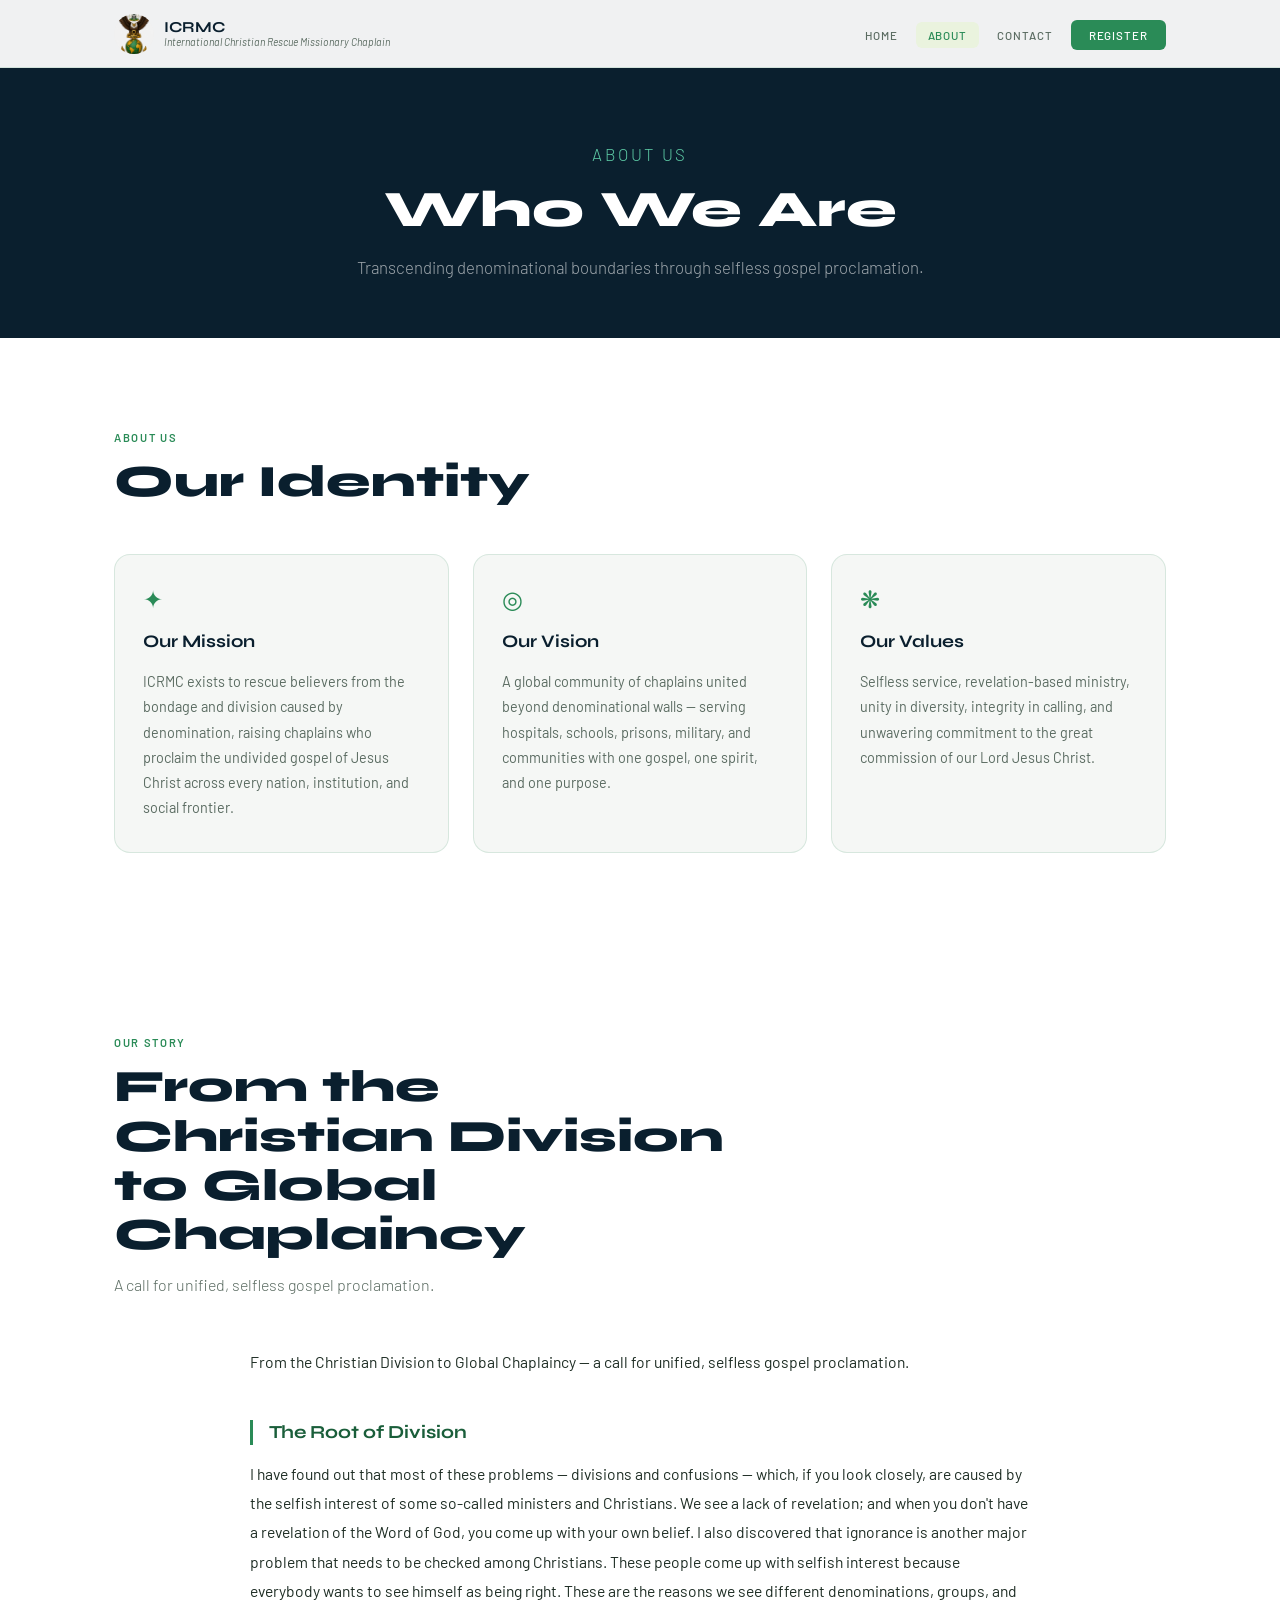
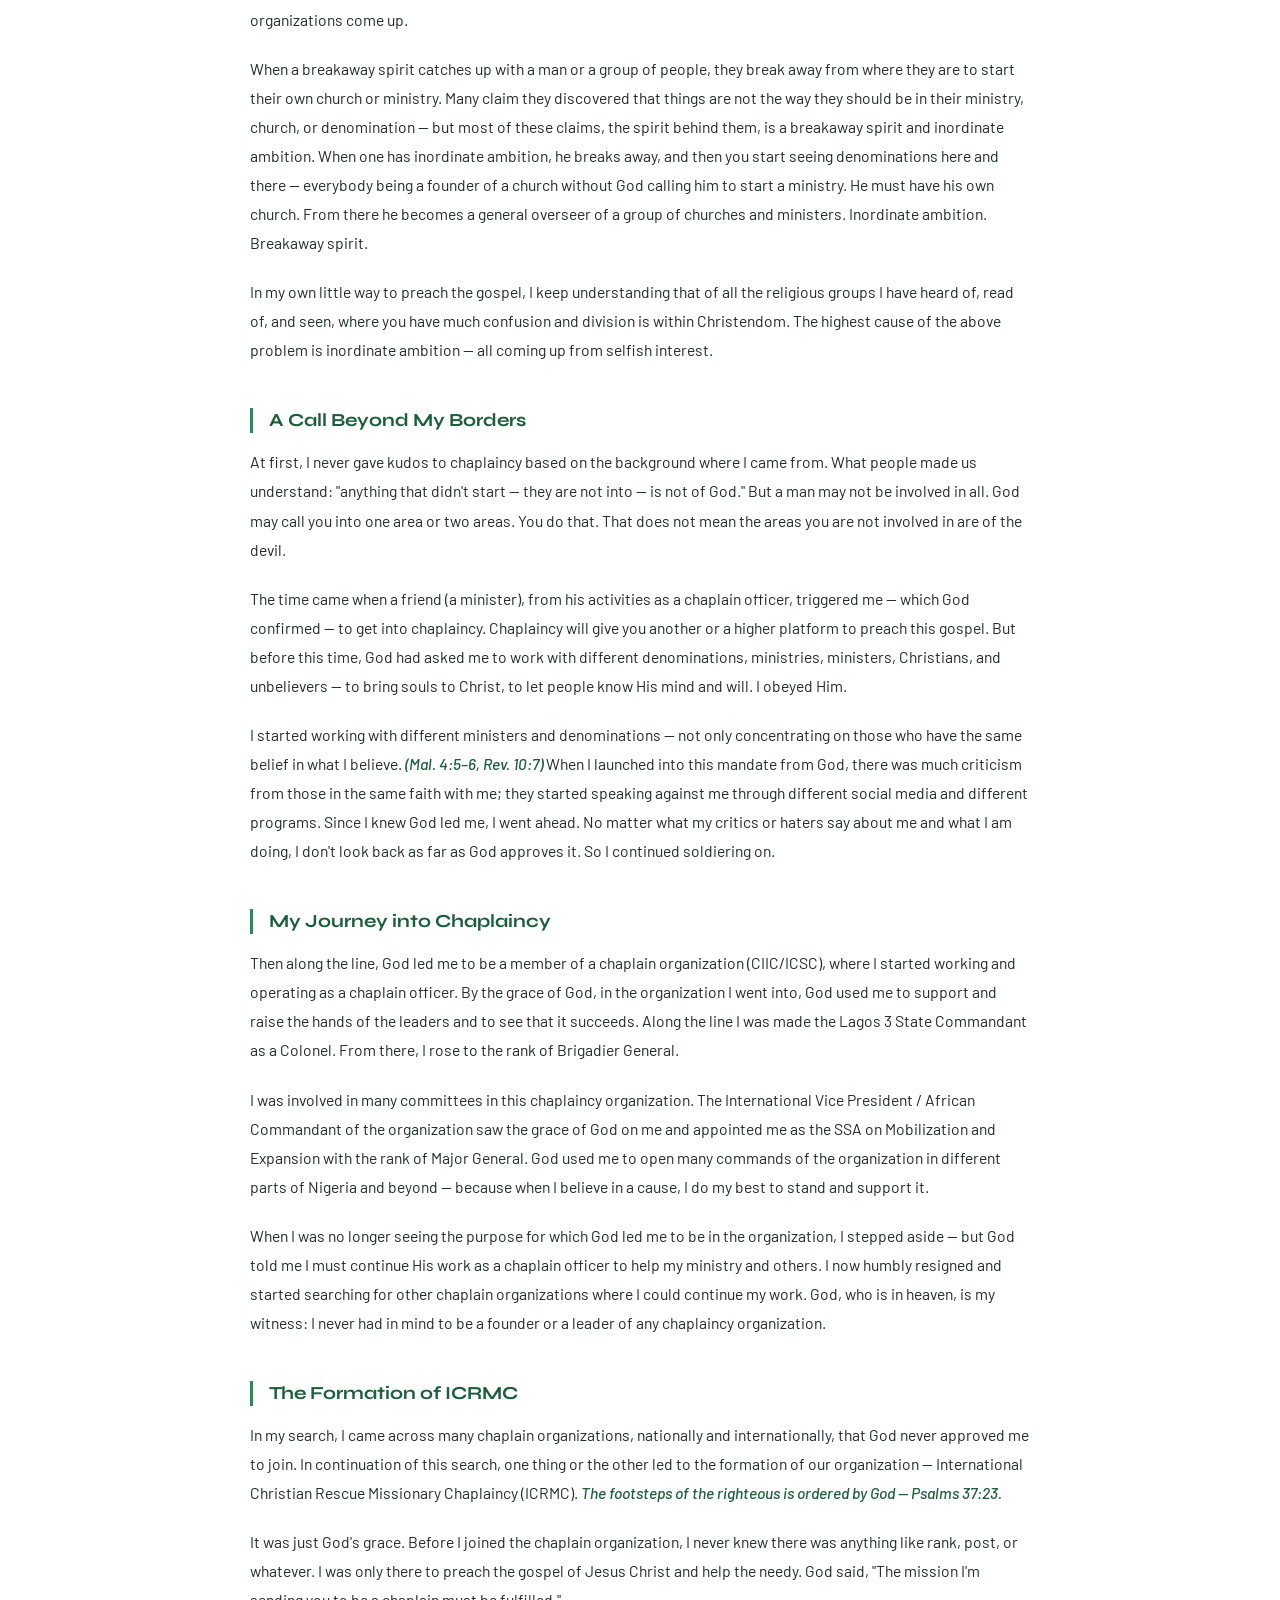
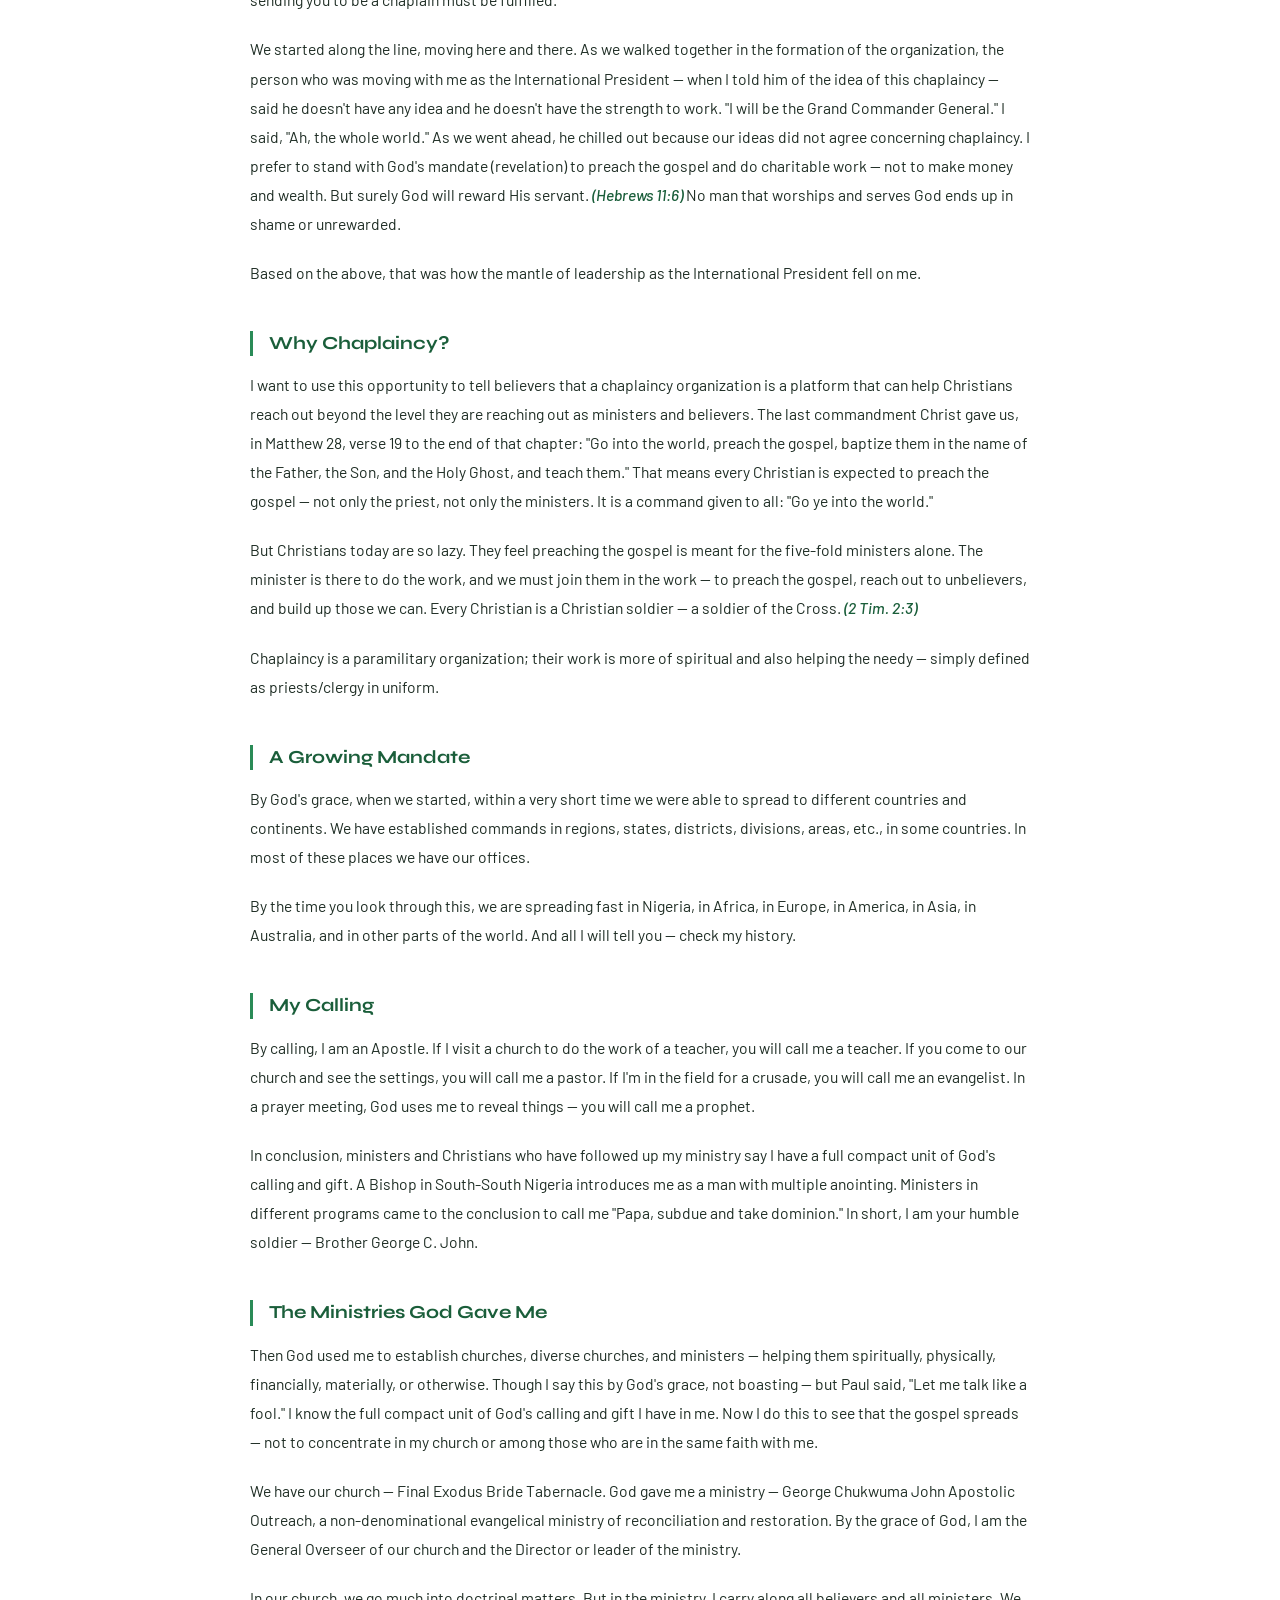
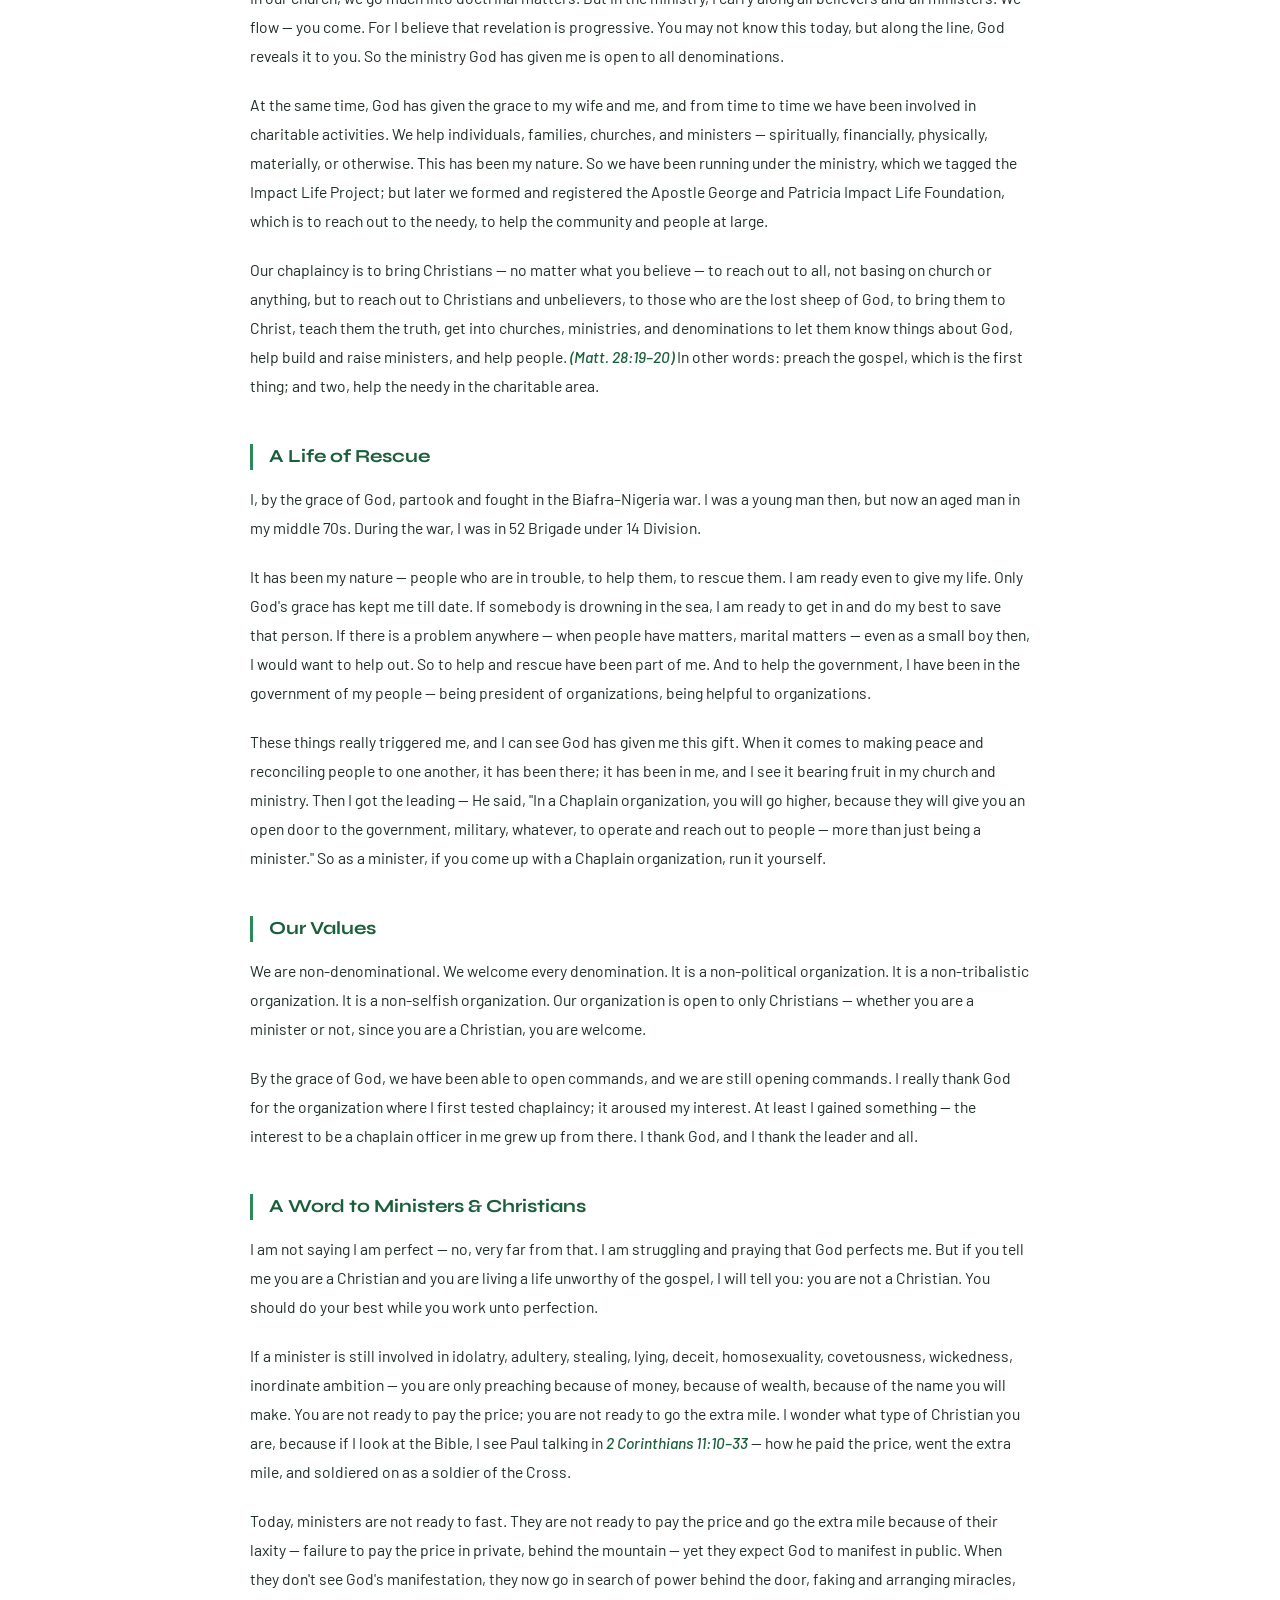
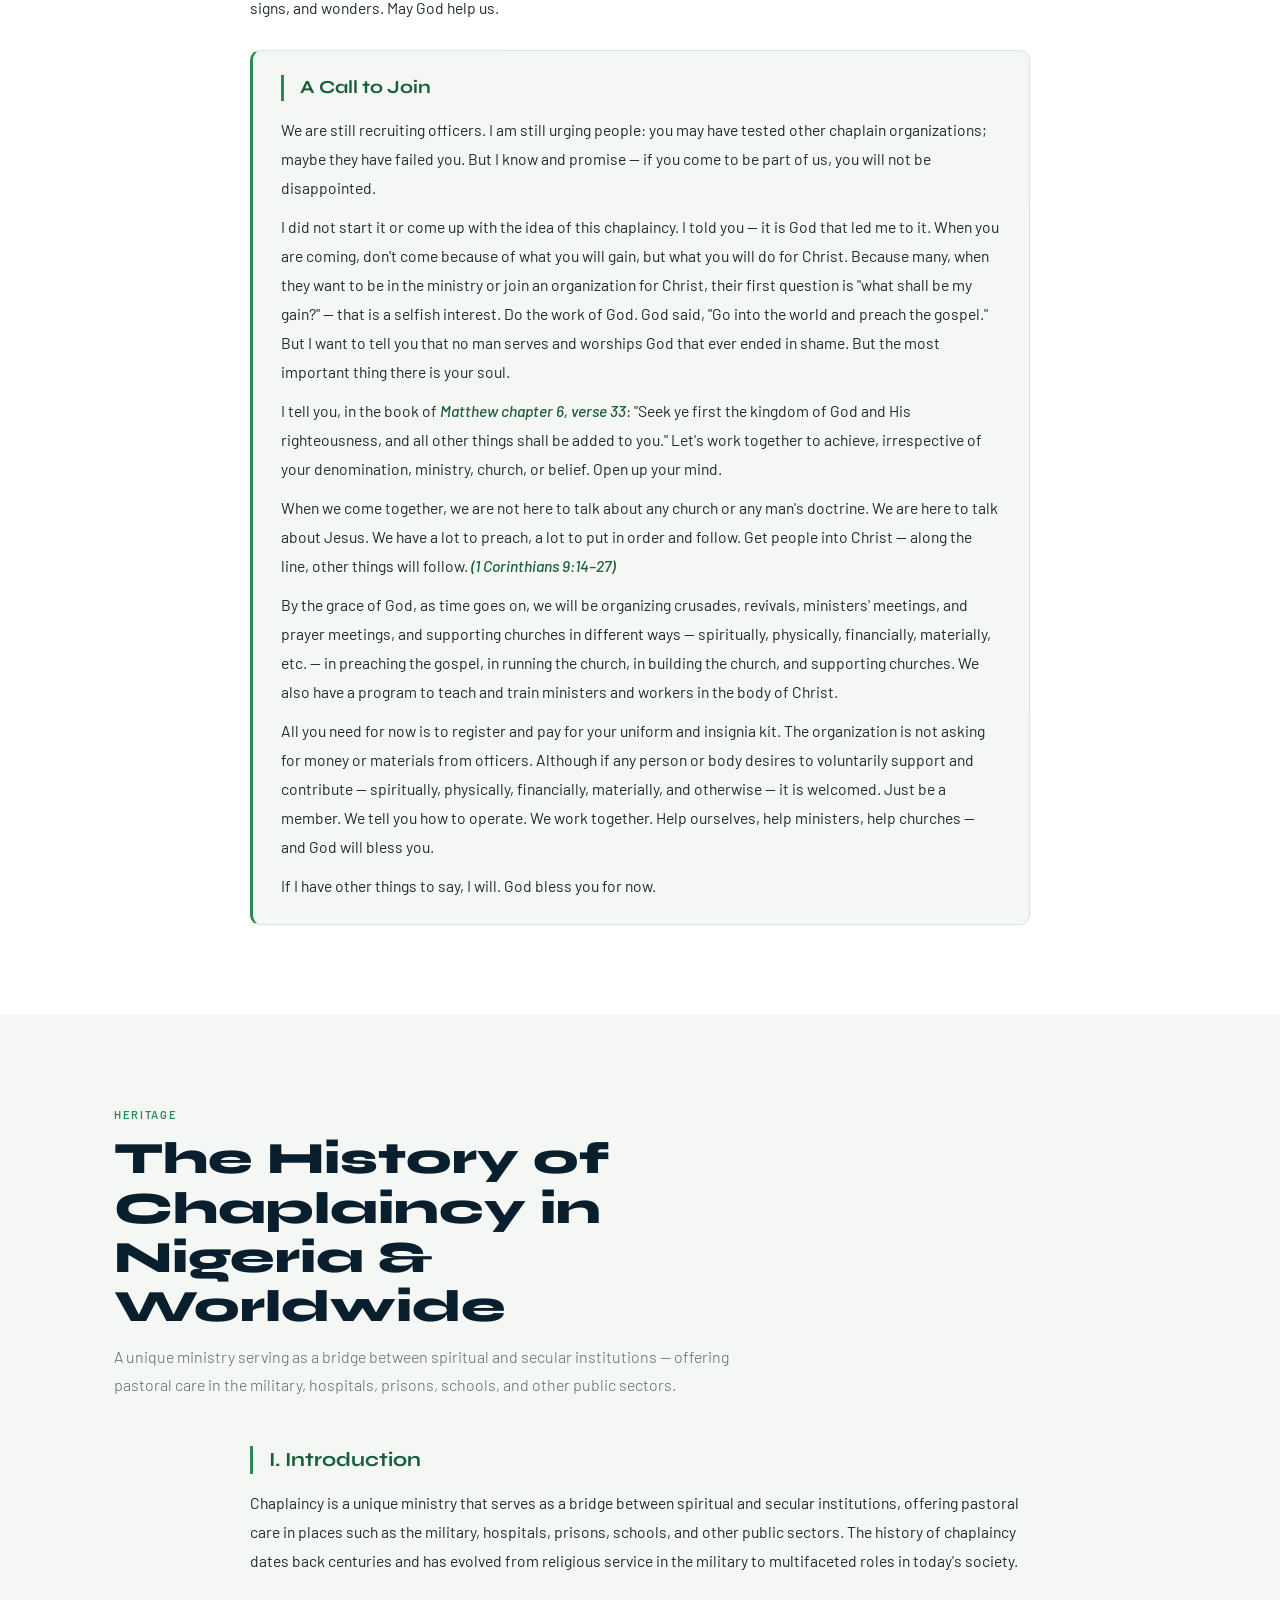
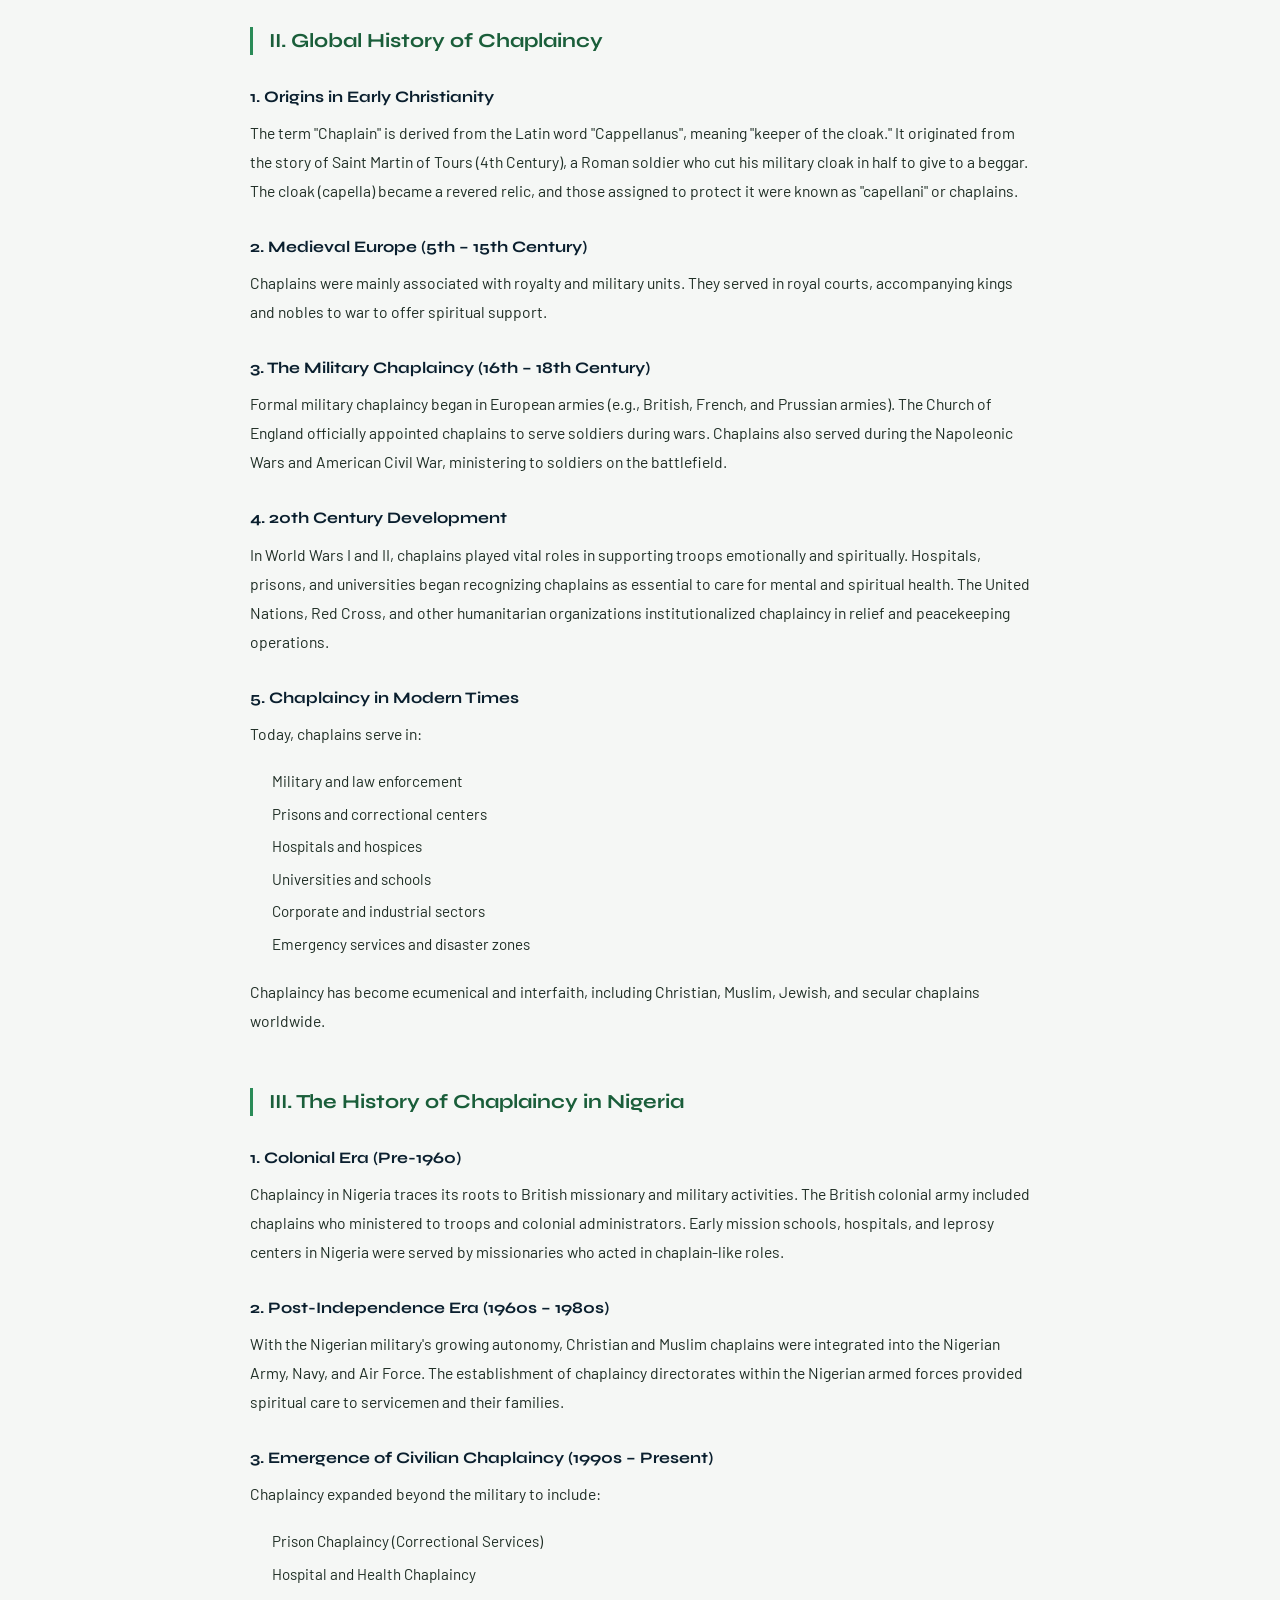
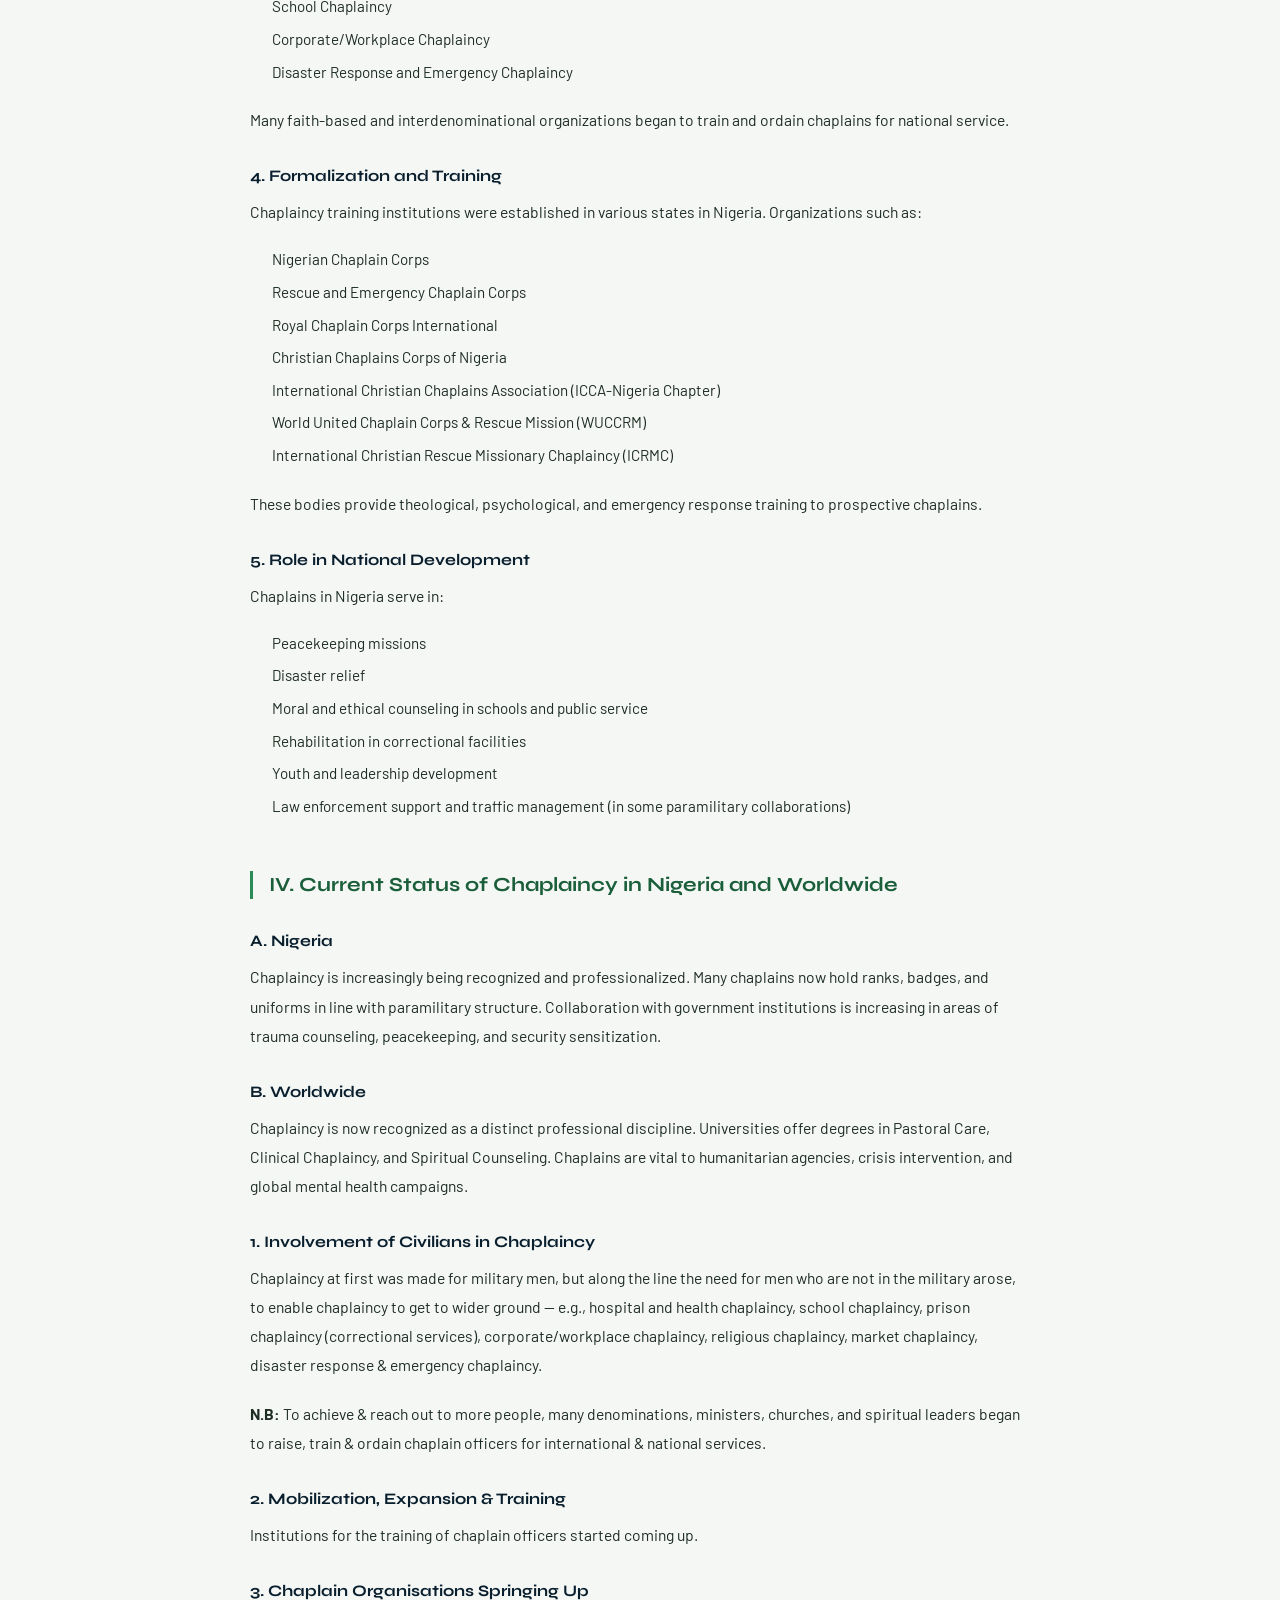
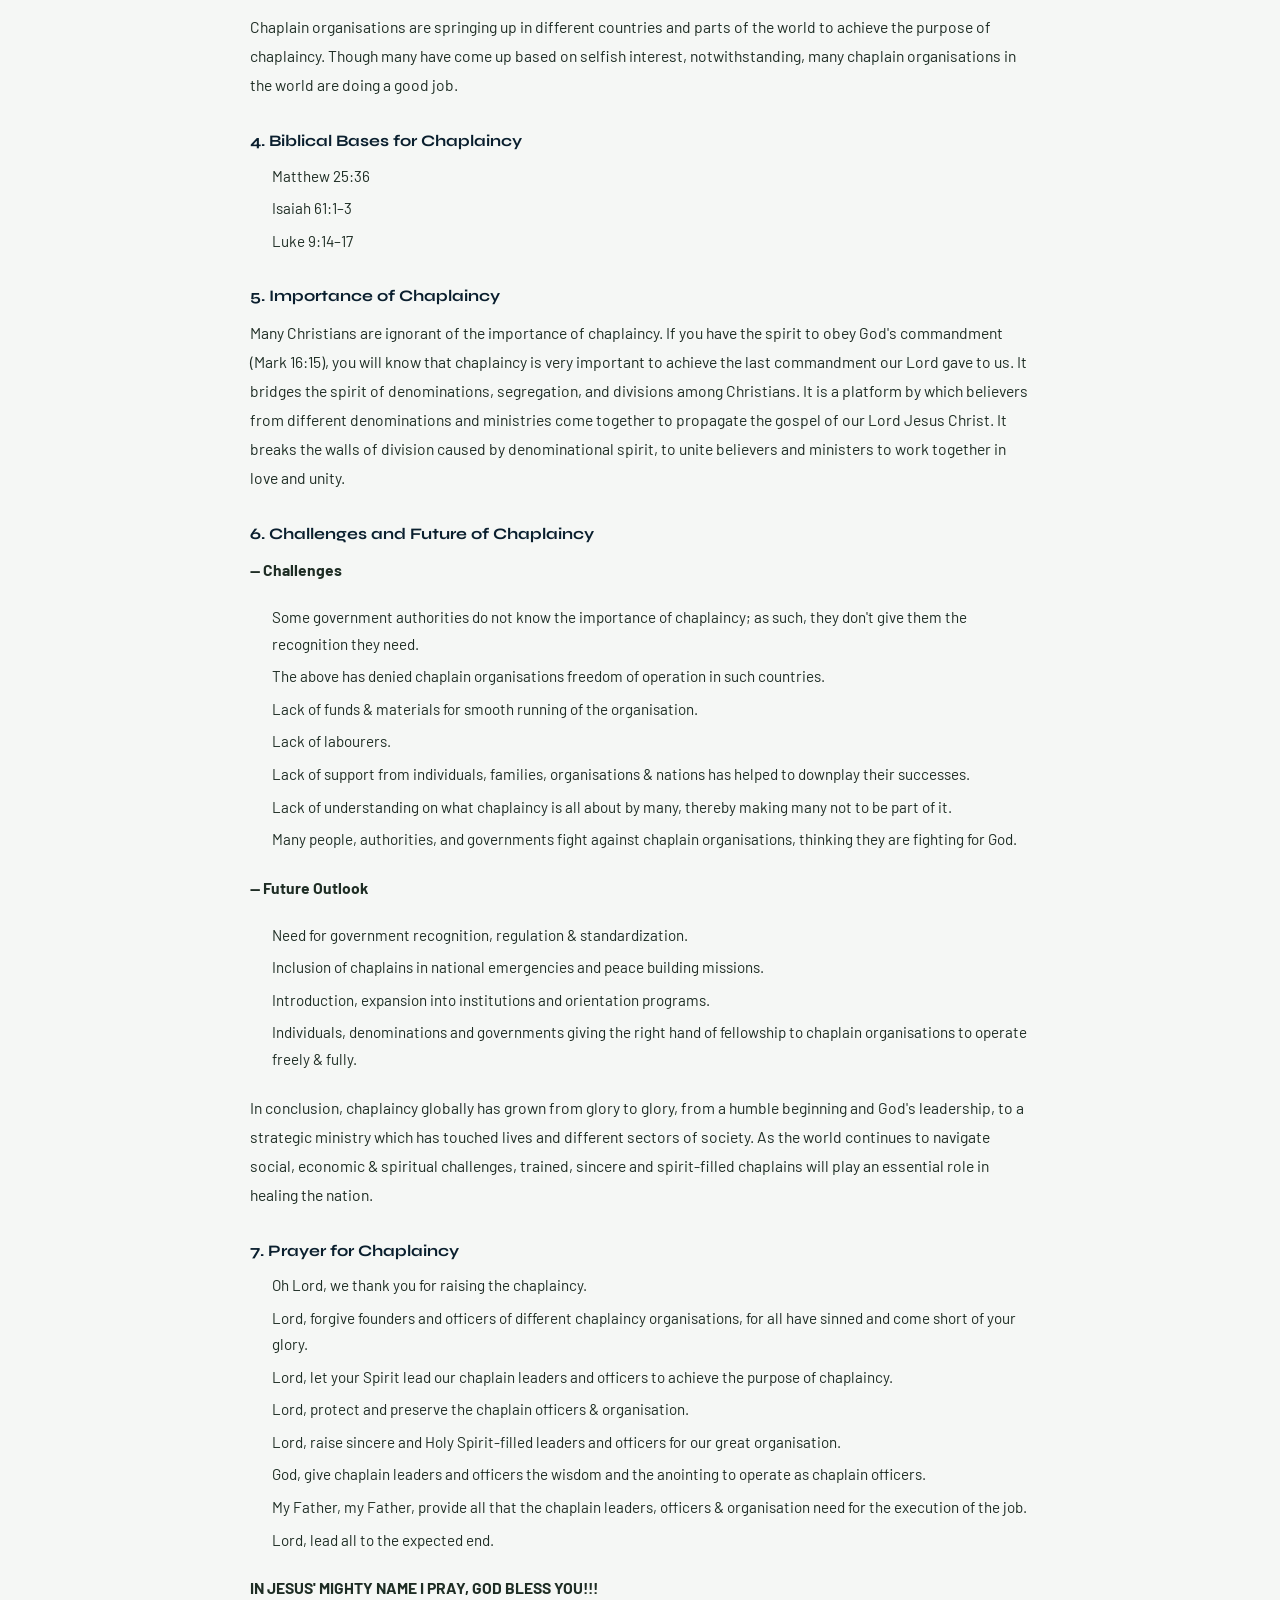
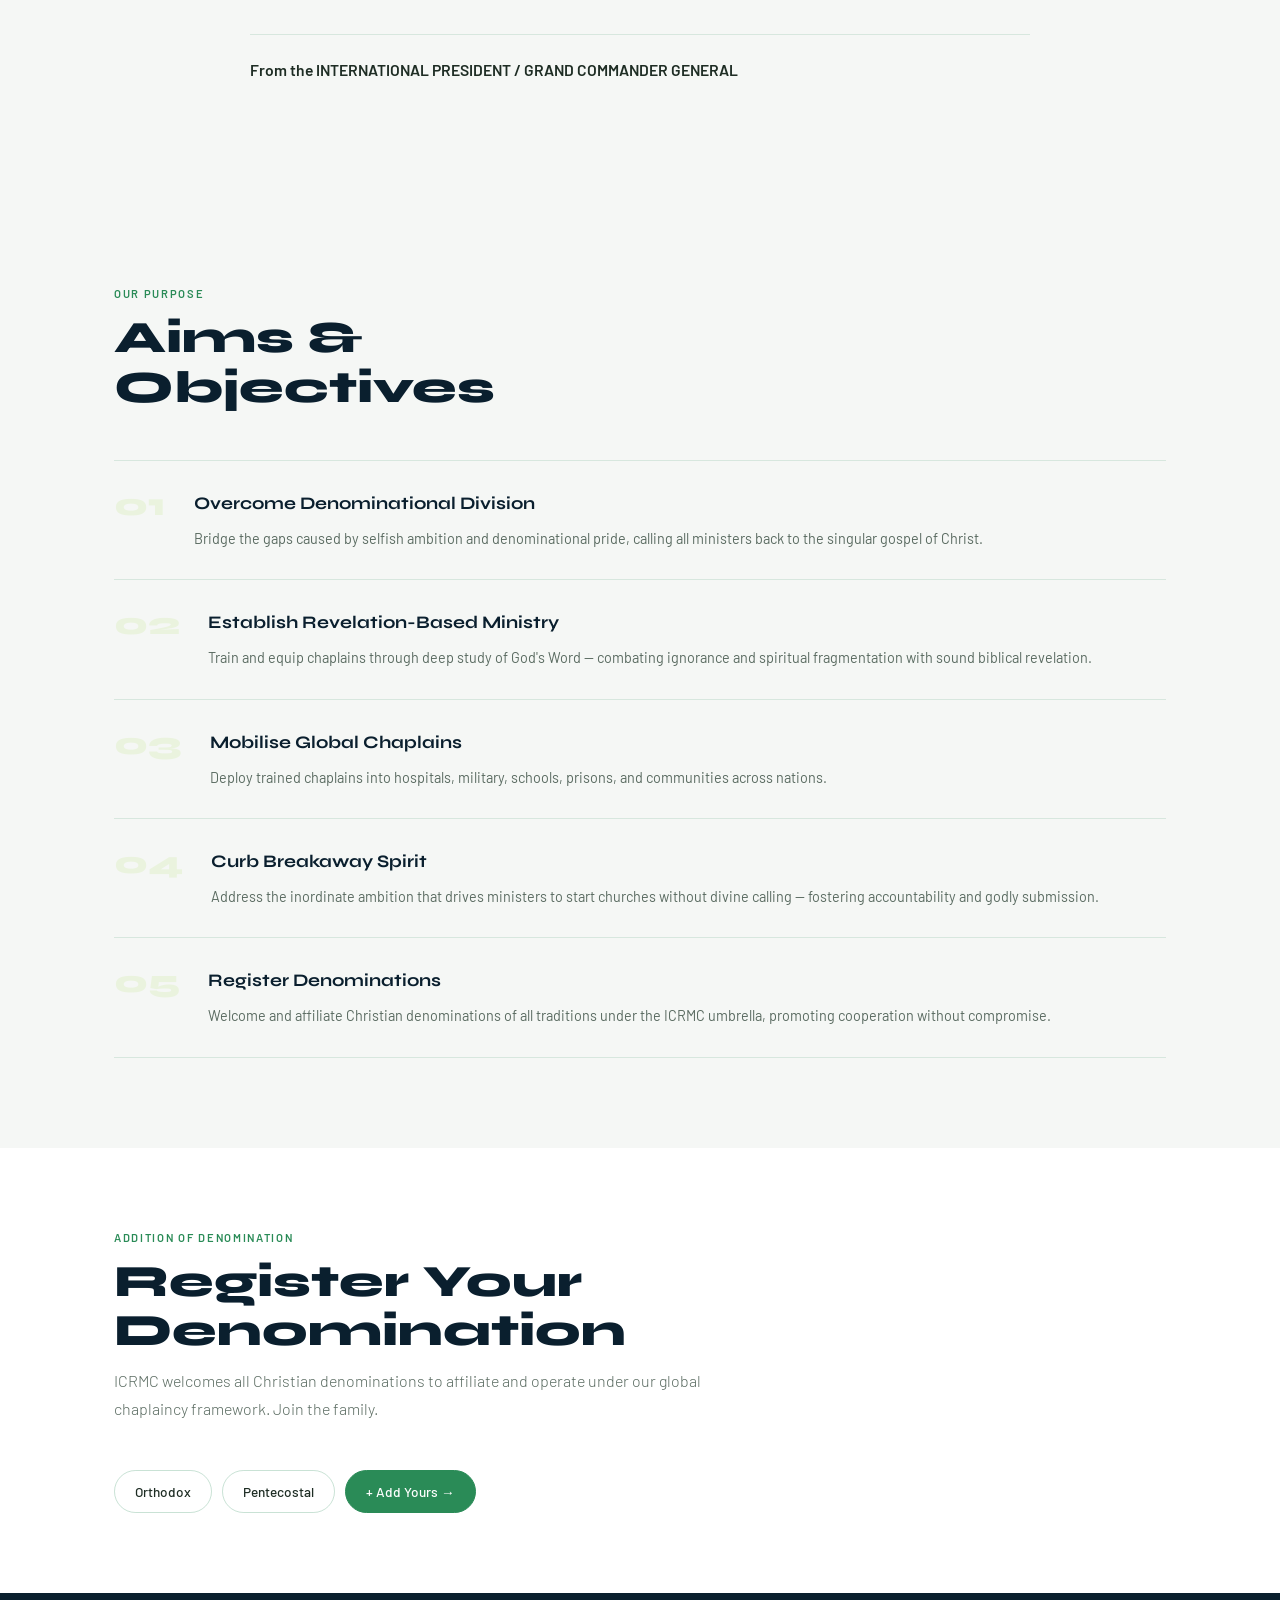
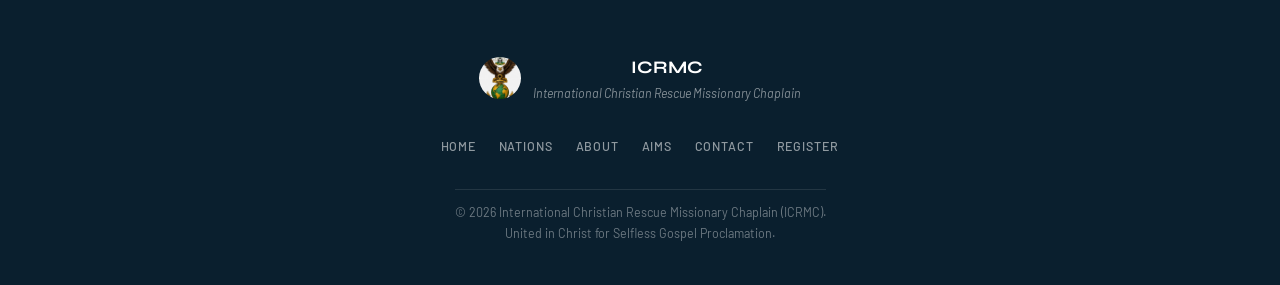
<file: about.html>
<!DOCTYPE html>
<html lang="en">
<head>
  <meta charset="UTF-8">
  <meta name="viewport" content="width=device-width, initial-scale=1.0">
  <meta name="description" content="About ICRMC — our mission, vision, values, aims and objectives, and how to register your denomination with the International Christian Rescue Missionary Chaplain.">
  <meta property="og:title" content="About — International Christian Rescue Missionary Chaplain (ICRMC)">
  <meta property="og:description" content="Transcending denominational boundaries through selfless gospel proclamation — uniting chaplains across nations in one body, one mission, one Christ.">
  <meta property="og:image" content="images/logo updated.jpeg">
  <meta property="og:type" content="website">
  <meta name="twitter:card" content="summary_large_image">
  <title>About — International Christian Rescue Missionary Chaplain (ICRMC)</title>
  <link rel="icon" type="image/jpeg" href="images/logo updated.jpeg">
  <link rel="apple-touch-icon" href="images/logo updated.jpeg">
  <link rel="preconnect" href="https://fonts.googleapis.com">
  <link rel="preconnect" href="https://fonts.gstatic.com" crossorigin>
  <link href="https://fonts.googleapis.com/css2?family=Syne:wght@400;600;700;800&family=Barlow:ital,wght@0,300;0,400;0,500;0,600;1,300;1,400&display=swap" rel="stylesheet">
  <link rel="stylesheet" href="assets/styles.css">
</head>
<body>

  <!-- ═══ NAVIGATION ═══ -->
  <nav id="navbar">
    <div class="nav-inner">
      <a href="index.html" class="nav-brand">
        <div class="nav-logo">
          <img src="images/logo updated.jpeg" alt="ICRMC Logo" class="nav-logo-img">
        </div>
        <div class="nav-brand-text">
          <span class="nav-acronym">ICRMC</span>
          <span class="nav-full"><em>International Christian Rescue Missionary Chaplain</em></span>
        </div>
      </a>
      <ul class="nav-links" id="nav-links">
        <li><a href="index.html" class="nav-link">Home</a></li>
        <li><a href="about.html" class="nav-link active">About</a></li>
        <li><a href="contact.html" class="nav-link">Contact</a></li>
        <li><a href="contact.html#register" class="nav-link nav-cta">Register</a></li>
      </ul>
      <button class="nav-hamburger" id="hamburger" aria-label="Toggle menu" aria-expanded="false">
        <span></span>
        <span></span>
        <span></span>
      </button>
    </div>
  </nav>

  <!-- ═══ PAGE HERO ═══ -->
  <header class="page-hero">
    <div class="container">
      <p class="eyebrow">About Us</p>
      <h1>Who We Are</h1>
      <p>Transcending denominational boundaries through selfless gospel proclamation.</p>
    </div>
  </header>

  <!-- ═══ ABOUT US ═══ -->
  <section id="about" class="about reveal">
    <div class="container">
      <div class="section-header">
        <p class="eyebrow">About Us</p>
        <h2>Our Identity</h2>
      </div>
      <div class="about-grid">
        <div class="about-card">
          <div class="about-icon">✦</div>
          <h3>Our Mission</h3>
          <p>ICRMC exists to rescue believers from the bondage and division caused by denomination, raising chaplains who proclaim the undivided gospel of Jesus Christ across every nation, institution, and social frontier.</p>
        </div>
        <div class="about-card">
          <div class="about-icon">◎</div>
          <h3>Our Vision</h3>
          <p>A global community of chaplains united beyond denominational walls — serving hospitals, schools, prisons, military, and communities with one gospel, one spirit, and one purpose.</p>
        </div>
        <div class="about-card">
          <div class="about-icon">❋</div>
          <h3>Our Values</h3>
          <p>Selfless service, revelation-based ministry, unity in diversity, integrity in calling, and unwavering commitment to the great commission of our Lord Jesus Christ.</p>
        </div>
      </div>
    </div>
  </section>

  <!-- ═══ FROM DIVISION TO GLOBAL CHAPLAINCY ═══ -->
  <section id="story" class="story reveal">
    <div class="container">
      <div class="section-header">
        <p class="eyebrow">Our Story</p>
        <h2>From the Christian Division to Global Chaplaincy</h2>
        <p class="section-sub">A call for unified, selfless gospel proclamation.</p>
      </div>

      <div class="story-body">

        <p class="story-lead">From the Christian Division to Global Chaplaincy — a call for unified, selfless gospel proclamation.</p>

        <h3>The Root of Division</h3>
        <p>I have found out that most of these problems — divisions and confusions — which, if you look closely, are caused by the selfish interest of some so-called ministers and Christians. We see a lack of revelation; and when you don't have a revelation of the Word of God, you come up with your own belief. I also discovered that ignorance is another major problem that needs to be checked among Christians. These people come up with selfish interest because everybody wants to see himself as being right. These are the reasons we see different denominations, groups, and organizations come up.</p>
        <p>When a breakaway spirit catches up with a man or a group of people, they break away from where they are to start their own church or ministry. Many claim they discovered that things are not the way they should be in their ministry, church, or denomination — but most of these claims, the spirit behind them, is a breakaway spirit and inordinate ambition. When one has inordinate ambition, he breaks away, and then you start seeing denominations here and there — everybody being a founder of a church without God calling him to start a ministry. He must have his own church. From there he becomes a general overseer of a group of churches and ministers. Inordinate ambition. Breakaway spirit.</p>
        <p>In my own little way to preach the gospel, I keep understanding that of all the religious groups I have heard of, read of, and seen, where you have much confusion and division is within Christendom. The highest cause of the above problem is inordinate ambition — all coming up from selfish interest.</p>

        <h3>A Call Beyond My Borders</h3>
        <p>At first, I never gave kudos to chaplaincy based on the background where I came from. What people made us understand: "anything that didn't start — they are not into — is not of God." But a man may not be involved in all. God may call you into one area or two areas. You do that. That does not mean the areas you are not involved in are of the devil.</p>
        <p>The time came when a friend (a minister), from his activities as a chaplain officer, triggered me — which God confirmed — to get into chaplaincy. Chaplaincy will give you another or a higher platform to preach this gospel. But before this time, God had asked me to work with different denominations, ministries, ministers, Christians, and unbelievers — to bring souls to Christ, to let people know His mind and will. I obeyed Him.</p>
        <p>I started working with different ministers and denominations — not only concentrating on those who have the same belief in what I believe. <span class="story-verses">(Mal. 4:5–6, Rev. 10:7)</span> When I launched into this mandate from God, there was much criticism from those in the same faith with me; they started speaking against me through different social media and different programs. Since I knew God led me, I went ahead. No matter what my critics or haters say about me and what I am doing, I don't look back as far as God approves it. So I continued soldiering on.</p>

        <h3>My Journey into Chaplaincy</h3>
        <p>Then along the line, God led me to be a member of a chaplain organization (CIIC/ICSC), where I started working and operating as a chaplain officer. By the grace of God, in the organization I went into, God used me to support and raise the hands of the leaders and to see that it succeeds. Along the line I was made the Lagos 3 State Commandant as a Colonel. From there, I rose to the rank of Brigadier General.</p>
        <p>I was involved in many committees in this chaplaincy organization. The International Vice President / African Commandant of the organization saw the grace of God on me and appointed me as the SSA on Mobilization and Expansion with the rank of Major General. God used me to open many commands of the organization in different parts of Nigeria and beyond — because when I believe in a cause, I do my best to stand and support it.</p>
        <p>When I was no longer seeing the purpose for which God led me to be in the organization, I stepped aside — but God told me I must continue His work as a chaplain officer to help my ministry and others. I now humbly resigned and started searching for other chaplain organizations where I could continue my work. God, who is in heaven, is my witness: I never had in mind to be a founder or a leader of any chaplaincy organization.</p>

        <h3>The Formation of ICRMC</h3>
        <p>In my search, I came across many chaplain organizations, nationally and internationally, that God never approved me to join. In continuation of this search, one thing or the other led to the formation of our organization — International Christian Rescue Missionary Chaplaincy (ICRMC). <span class="story-verses">The footsteps of the righteous is ordered by God — Psalms 37:23.</span></p>
        <p>It was just God's grace. Before I joined the chaplain organization, I never knew there was anything like rank, post, or whatever. I was only there to preach the gospel of Jesus Christ and help the needy. God said, "The mission I'm sending you to be a chaplain must be fulfilled."</p>
        <p>We started along the line, moving here and there. As we walked together in the formation of the organization, the person who was moving with me as the International President — when I told him of the idea of this chaplaincy — said he doesn't have any idea and he doesn't have the strength to work. "I will be the Grand Commander General." I said, "Ah, the whole world." As we went ahead, he chilled out because our ideas did not agree concerning chaplaincy. I prefer to stand with God's mandate (revelation) to preach the gospel and do charitable work — not to make money and wealth. But surely God will reward His servant. <span class="story-verses">(Hebrews 11:6)</span> No man that worships and serves God ends up in shame or unrewarded.</p>
        <p>Based on the above, that was how the mantle of leadership as the International President fell on me.</p>

        <h3>Why Chaplaincy?</h3>
        <p>I want to use this opportunity to tell believers that a chaplaincy organization is a platform that can help Christians reach out beyond the level they are reaching out as ministers and believers. The last commandment Christ gave us, in Matthew 28, verse 19 to the end of that chapter: "Go into the world, preach the gospel, baptize them in the name of the Father, the Son, and the Holy Ghost, and teach them." That means every Christian is expected to preach the gospel — not only the priest, not only the ministers. It is a command given to all: "Go ye into the world."</p>
        <p>But Christians today are so lazy. They feel preaching the gospel is meant for the five-fold ministers alone. The minister is there to do the work, and we must join them in the work — to preach the gospel, reach out to unbelievers, and build up those we can. Every Christian is a Christian soldier — a soldier of the Cross. <span class="story-verses">(2 Tim. 2:3)</span></p>
        <p>Chaplaincy is a paramilitary organization; their work is more of spiritual and also helping the needy — simply defined as priests/clergy in uniform.</p>

        <h3>A Growing Mandate</h3>
        <p>By God's grace, when we started, within a very short time we were able to spread to different countries and continents. We have established commands in regions, states, districts, divisions, areas, etc., in some countries. In most of these places we have our offices.</p>
        <p>By the time you look through this, we are spreading fast in Nigeria, in Africa, in Europe, in America, in Asia, in Australia, and in other parts of the world. And all I will tell you — check my history.</p>

        <h3>My Calling</h3>
        <p>By calling, I am an Apostle. If I visit a church to do the work of a teacher, you will call me a teacher. If you come to our church and see the settings, you will call me a pastor. If I'm in the field for a crusade, you will call me an evangelist. In a prayer meeting, God uses me to reveal things — you will call me a prophet.</p>
        <p>In conclusion, ministers and Christians who have followed up my ministry say I have a full compact unit of God's calling and gift. A Bishop in South-South Nigeria introduces me as a man with multiple anointing. Ministers in different programs came to the conclusion to call me "Papa, subdue and take dominion." In short, I am your humble soldier — Brother George C. John.</p>

        <h3>The Ministries God Gave Me</h3>
        <p>Then God used me to establish churches, diverse churches, and ministers — helping them spiritually, physically, financially, materially, or otherwise. Though I say this by God's grace, not boasting — but Paul said, "Let me talk like a fool." I know the full compact unit of God's calling and gift I have in me. Now I do this to see that the gospel spreads — not to concentrate in my church or among those who are in the same faith with me.</p>
        <p>We have our church — Final Exodus Bride Tabernacle. God gave me a ministry — George Chukwuma John Apostolic Outreach, a non-denominational evangelical ministry of reconciliation and restoration. By the grace of God, I am the General Overseer of our church and the Director or leader of the ministry.</p>
        <p>In our church, we go much into doctrinal matters. But in the ministry, I carry along all believers and all ministers. We flow — you come. For I believe that revelation is progressive. You may not know this today, but along the line, God reveals it to you. So the ministry God has given me is open to all denominations.</p>
        <p>At the same time, God has given the grace to my wife and me, and from time to time we have been involved in charitable activities. We help individuals, families, churches, and ministers — spiritually, financially, physically, materially, or otherwise. This has been my nature. So we have been running under the ministry, which we tagged the Impact Life Project; but later we formed and registered the Apostle George and Patricia Impact Life Foundation, which is to reach out to the needy, to help the community and people at large.</p>
        <p>Our chaplaincy is to bring Christians — no matter what you believe — to reach out to all, not basing on church or anything, but to reach out to Christians and unbelievers, to those who are the lost sheep of God, to bring them to Christ, teach them the truth, get into churches, ministries, and denominations to let them know things about God, help build and raise ministers, and help people. <span class="story-verses">(Matt. 28:19–20)</span> In other words: preach the gospel, which is the first thing; and two, help the needy in the charitable area.</p>

        <h3>A Life of Rescue</h3>
        <p>I, by the grace of God, partook and fought in the Biafra–Nigeria war. I was a young man then, but now an aged man in my middle 70s. During the war, I was in 52 Brigade under 14 Division.</p>
        <p>It has been my nature — people who are in trouble, to help them, to rescue them. I am ready even to give my life. Only God's grace has kept me till date. If somebody is drowning in the sea, I am ready to get in and do my best to save that person. If there is a problem anywhere — when people have matters, marital matters — even as a small boy then, I would want to help out. So to help and rescue have been part of me. And to help the government, I have been in the government of my people — being president of organizations, being helpful to organizations.</p>
        <p>These things really triggered me, and I can see God has given me this gift. When it comes to making peace and reconciling people to one another, it has been there; it has been in me, and I see it bearing fruit in my church and ministry. Then I got the leading — He said, "In a Chaplain organization, you will go higher, because they will give you an open door to the government, military, whatever, to operate and reach out to people — more than just being a minister." So as a minister, if you come up with a Chaplain organization, run it yourself.</p>

        <h3>Our Values</h3>
        <p>We are non-denominational. We welcome every denomination. It is a non-political organization. It is a non-tribalistic organization. It is a non-selfish organization. Our organization is open to only Christians — whether you are a minister or not, since you are a Christian, you are welcome.</p>
        <p>By the grace of God, we have been able to open commands, and we are still opening commands. I really thank God for the organization where I first tested chaplaincy; it aroused my interest. At least I gained something — the interest to be a chaplain officer in me grew up from there. I thank God, and I thank the leader and all.</p>

        <h3>A Word to Ministers &amp; Christians</h3>
        <p>I am not saying I am perfect — no, very far from that. I am struggling and praying that God perfects me. But if you tell me you are a Christian and you are living a life unworthy of the gospel, I will tell you: you are not a Christian. You should do your best while you work unto perfection.</p>
        <p>If a minister is still involved in idolatry, adultery, stealing, lying, deceit, homosexuality, covetousness, wickedness, inordinate ambition — you are only preaching because of money, because of wealth, because of the name you will make. You are not ready to pay the price; you are not ready to go the extra mile. I wonder what type of Christian you are, because if I look at the Bible, I see Paul talking in <span class="story-verses">2 Corinthians 11:10–33</span> — how he paid the price, went the extra mile, and soldiered on as a soldier of the Cross.</p>
        <p>Today, ministers are not ready to fast. They are not ready to pay the price and go the extra mile because of their laxity — failure to pay the price in private, behind the mountain — yet they expect God to manifest in public. When they don't see God's manifestation, they now go in search of power behind the door, faking and arranging miracles, signs, and wonders. May God help us.</p>

        <div class="story-call">
          <h3>A Call to Join</h3>
          <p>We are still recruiting officers. I am still urging people: you may have tested other chaplain organizations; maybe they have failed you. But I know and promise — if you come to be part of us, you will not be disappointed.</p>
          <p>I did not start it or come up with the idea of this chaplaincy. I told you — it is God that led me to it. When you are coming, don't come because of what you will gain, but what you will do for Christ. Because many, when they want to be in the ministry or join an organization for Christ, their first question is "what shall be my gain?" — that is a selfish interest. Do the work of God. God said, "Go into the world and preach the gospel." But I want to tell you that no man serves and worships God that ever ended in shame. But the most important thing there is your soul.</p>
          <p>I tell you, in the book of <span class="story-verses">Matthew chapter 6, verse 33</span>: "Seek ye first the kingdom of God and His righteousness, and all other things shall be added to you." Let's work together to achieve, irrespective of your denomination, ministry, church, or belief. Open up your mind.</p>
          <p>When we come together, we are not here to talk about any church or any man's doctrine. We are here to talk about Jesus. We have a lot to preach, a lot to put in order and follow. Get people into Christ — along the line, other things will follow. <span class="story-verses">(1 Corinthians 9:14–27)</span></p>
          <p>By the grace of God, as time goes on, we will be organizing crusades, revivals, ministers' meetings, and prayer meetings, and supporting churches in different ways — spiritually, physically, financially, materially, etc. — in preaching the gospel, in running the church, in building the church, and supporting churches. We also have a program to teach and train ministers and workers in the body of Christ.</p>
          <p>All you need for now is to register and pay for your uniform and insignia kit. The organization is not asking for money or materials from officers. Although if any person or body desires to voluntarily support and contribute — spiritually, physically, financially, materially, and otherwise — it is welcomed. Just be a member. We tell you how to operate. We work together. Help ourselves, help ministers, help churches — and God will bless you.</p>
          <p>If I have other things to say, I will. God bless you for now.</p>
        </div>

      </div>
    </div>
  </section>

  <!-- ═══ HISTORY OF CHAPLAINCY ═══ -->
  <section id="history" class="history reveal">
    <div class="container">
      <div class="section-header">
        <p class="eyebrow">Heritage</p>
        <h2>The History of Chaplaincy in Nigeria &amp; Worldwide</h2>
        <p class="section-sub">A unique ministry serving as a bridge between spiritual and secular institutions — offering pastoral care in the military, hospitals, prisons, schools, and other public sectors.</p>
      </div>

      <div class="story-body">

        <h3>I. Introduction</h3>
        <p>Chaplaincy is a unique ministry that serves as a bridge between spiritual and secular institutions, offering pastoral care in places such as the military, hospitals, prisons, schools, and other public sectors. The history of chaplaincy dates back centuries and has evolved from religious service in the military to multifaceted roles in today's society.</p>

        <h3>II. Global History of Chaplaincy</h3>

        <h4>1. Origins in Early Christianity</h4>
        <p>The term "Chaplain" is derived from the Latin word "Cappellanus", meaning "keeper of the cloak." It originated from the story of Saint Martin of Tours (4th Century), a Roman soldier who cut his military cloak in half to give to a beggar. The cloak (capella) became a revered relic, and those assigned to protect it were known as "capellani" or chaplains.</p>

        <h4>2. Medieval Europe (5th – 15th Century)</h4>
        <p>Chaplains were mainly associated with royalty and military units. They served in royal courts, accompanying kings and nobles to war to offer spiritual support.</p>

        <h4>3. The Military Chaplaincy (16th – 18th Century)</h4>
        <p>Formal military chaplaincy began in European armies (e.g., British, French, and Prussian armies). The Church of England officially appointed chaplains to serve soldiers during wars. Chaplains also served during the Napoleonic Wars and American Civil War, ministering to soldiers on the battlefield.</p>

        <h4>4. 20th Century Development</h4>
        <p>In World Wars I and II, chaplains played vital roles in supporting troops emotionally and spiritually. Hospitals, prisons, and universities began recognizing chaplains as essential to care for mental and spiritual health. The United Nations, Red Cross, and other humanitarian organizations institutionalized chaplaincy in relief and peacekeeping operations.</p>

        <h4>5. Chaplaincy in Modern Times</h4>
        <p>Today, chaplains serve in:</p>
        <ul>
          <li>Military and law enforcement</li>
          <li>Prisons and correctional centers</li>
          <li>Hospitals and hospices</li>
          <li>Universities and schools</li>
          <li>Corporate and industrial sectors</li>
          <li>Emergency services and disaster zones</li>
        </ul>
        <p>Chaplaincy has become ecumenical and interfaith, including Christian, Muslim, Jewish, and secular chaplains worldwide.</p>

        <h3>III. The History of Chaplaincy in Nigeria</h3>

        <h4>1. Colonial Era (Pre-1960)</h4>
        <p>Chaplaincy in Nigeria traces its roots to British missionary and military activities. The British colonial army included chaplains who ministered to troops and colonial administrators. Early mission schools, hospitals, and leprosy centers in Nigeria were served by missionaries who acted in chaplain-like roles.</p>

        <h4>2. Post-Independence Era (1960s – 1980s)</h4>
        <p>With the Nigerian military's growing autonomy, Christian and Muslim chaplains were integrated into the Nigerian Army, Navy, and Air Force. The establishment of chaplaincy directorates within the Nigerian armed forces provided spiritual care to servicemen and their families.</p>

        <h4>3. Emergence of Civilian Chaplaincy (1990s – Present)</h4>
        <p>Chaplaincy expanded beyond the military to include:</p>
        <ul>
          <li>Prison Chaplaincy (Correctional Services)</li>
          <li>Hospital and Health Chaplaincy</li>
          <li>School Chaplaincy</li>
          <li>Corporate/Workplace Chaplaincy</li>
          <li>Disaster Response and Emergency Chaplaincy</li>
        </ul>
        <p>Many faith-based and interdenominational organizations began to train and ordain chaplains for national service.</p>

        <h4>4. Formalization and Training</h4>
        <p>Chaplaincy training institutions were established in various states in Nigeria. Organizations such as:</p>
        <ul>
          <li>Nigerian Chaplain Corps</li>
          <li>Rescue and Emergency Chaplain Corps</li>
          <li>Royal Chaplain Corps International</li>
          <li>Christian Chaplains Corps of Nigeria</li>
          <li>International Christian Chaplains Association (ICCA-Nigeria Chapter)</li>
          <li>World United Chaplain Corps &amp; Rescue Mission (WUCCRM)</li>
          <li>International Christian Rescue Missionary Chaplaincy (ICRMC)</li>
        </ul>
        <p>These bodies provide theological, psychological, and emergency response training to prospective chaplains.</p>

        <h4>5. Role in National Development</h4>
        <p>Chaplains in Nigeria serve in:</p>
        <ul>
          <li>Peacekeeping missions</li>
          <li>Disaster relief</li>
          <li>Moral and ethical counseling in schools and public service</li>
          <li>Rehabilitation in correctional facilities</li>
          <li>Youth and leadership development</li>
          <li>Law enforcement support and traffic management (in some paramilitary collaborations)</li>
        </ul>

        <h3>IV. Current Status of Chaplaincy in Nigeria and Worldwide</h3>

        <h4>A. Nigeria</h4>
        <p>Chaplaincy is increasingly being recognized and professionalized. Many chaplains now hold ranks, badges, and uniforms in line with paramilitary structure. Collaboration with government institutions is increasing in areas of trauma counseling, peacekeeping, and security sensitization.</p>

        <h4>B. Worldwide</h4>
        <p>Chaplaincy is now recognized as a distinct professional discipline. Universities offer degrees in Pastoral Care, Clinical Chaplaincy, and Spiritual Counseling. Chaplains are vital to humanitarian agencies, crisis intervention, and global mental health campaigns.</p>

        <h4>1. Involvement of Civilians in Chaplaincy</h4>
        <p>Chaplaincy at first was made for military men, but along the line the need for men who are not in the military arose, to enable chaplaincy to get to wider ground — e.g., hospital and health chaplaincy, school chaplaincy, prison chaplaincy (correctional services), corporate/workplace chaplaincy, religious chaplaincy, market chaplaincy, disaster response &amp; emergency chaplaincy.</p>
        <p><strong>N.B:</strong> To achieve &amp; reach out to more people, many denominations, ministers, churches, and spiritual leaders began to raise, train &amp; ordain chaplain officers for international &amp; national services.</p>

        <h4>2. Mobilization, Expansion &amp; Training</h4>
        <p>Institutions for the training of chaplain officers started coming up.</p>

        <h4>3. Chaplain Organisations Springing Up</h4>
        <p>Chaplain organisations are springing up in different countries and parts of the world to achieve the purpose of chaplaincy. Though many have come up based on selfish interest, notwithstanding, many chaplain organisations in the world are doing a good job.</p>

        <h4>4. Biblical Bases for Chaplaincy</h4>
        <ul>
          <li>Matthew 25:36</li>
          <li>Isaiah 61:1–3</li>
          <li>Luke 9:14–17</li>
        </ul>

        <h4>5. Importance of Chaplaincy</h4>
        <p>Many Christians are ignorant of the importance of chaplaincy. If you have the spirit to obey God's commandment (Mark 16:15), you will know that chaplaincy is very important to achieve the last commandment our Lord gave to us. It bridges the spirit of denominations, segregation, and divisions among Christians. It is a platform by which believers from different denominations and ministries come together to propagate the gospel of our Lord Jesus Christ. It breaks the walls of division caused by denominational spirit, to unite believers and ministers to work together in love and unity.</p>

        <h4>6. Challenges and Future of Chaplaincy</h4>
        <p class="history-challenges"><strong>— Challenges</strong></p>
        <ul>
          <li>Some government authorities do not know the importance of chaplaincy; as such, they don't give them the recognition they need.</li>
          <li>The above has denied chaplain organisations freedom of operation in such countries.</li>
          <li>Lack of funds &amp; materials for smooth running of the organisation.</li>
          <li>Lack of labourers.</li>
          <li>Lack of support from individuals, families, organisations &amp; nations has helped to downplay their successes.</li>
          <li>Lack of understanding on what chaplaincy is all about by many, thereby making many not to be part of it.</li>
          <li>Many people, authorities, and governments fight against chaplain organisations, thinking they are fighting for God.</li>
        </ul>
        <p class="history-challenges"><strong>— Future Outlook</strong></p>
        <ul>
          <li>Need for government recognition, regulation &amp; standardization.</li>
          <li>Inclusion of chaplains in national emergencies and peace building missions.</li>
          <li>Introduction, expansion into institutions and orientation programs.</li>
          <li>Individuals, denominations and governments giving the right hand of fellowship to chaplain organisations to operate freely &amp; fully.</li>
        </ul>
        <p>In conclusion, chaplaincy globally has grown from glory to glory, from a humble beginning and God's leadership, to a strategic ministry which has touched lives and different sectors of society. As the world continues to navigate social, economic &amp; spiritual challenges, trained, sincere and spirit-filled chaplains will play an essential role in healing the nation.</p>

        <h4>7. Prayer for Chaplaincy</h4>
        <ul>
          <li>Oh Lord, we thank you for raising the chaplaincy.</li>
          <li>Lord, forgive founders and officers of different chaplaincy organisations, for all have sinned and come short of your glory.</li>
          <li>Lord, let your Spirit lead our chaplain leaders and officers to achieve the purpose of chaplaincy.</li>
          <li>Lord, protect and preserve the chaplain officers &amp; organisation.</li>
          <li>Lord, raise sincere and Holy Spirit-filled leaders and officers for our great organisation.</li>
          <li>God, give chaplain leaders and officers the wisdom and the anointing to operate as chaplain officers.</li>
          <li>My Father, my Father, provide all that the chaplain leaders, officers &amp; organisation need for the execution of the job.</li>
          <li>Lord, lead all to the expected end.</li>
        </ul>
        <p><strong>IN JESUS' MIGHTY NAME I PRAY, GOD BLESS YOU!!!</strong></p>

        <p class="history-sign">From the INTERNATIONAL PRESIDENT / GRAND COMMANDER GENERAL</p>

      </div>
    </div>
  </section>

  <!-- ═══ AIMS & OBJECTIVES ═══ -->
  <section id="aims" class="aims reveal">
    <div class="container">
      <div class="section-header">
        <p class="eyebrow">Our Purpose</p>
        <h2>Aims &amp; Objectives</h2>
      </div>
      <div class="aims-list">
        <div class="aim-item">
          <span class="aim-num">01</span>
          <div class="aim-body">
            <h3>Overcome Denominational Division</h3>
            <p>Bridge the gaps caused by selfish ambition and denominational pride, calling all ministers back to the singular gospel of Christ.</p>
          </div>
        </div>
        <div class="aim-item">
          <span class="aim-num">02</span>
          <div class="aim-body">
            <h3>Establish Revelation-Based Ministry</h3>
            <p>Train and equip chaplains through deep study of God's Word — combating ignorance and spiritual fragmentation with sound biblical revelation.</p>
          </div>
        </div>
        <div class="aim-item">
          <span class="aim-num">03</span>
          <div class="aim-body">
            <h3>Mobilise Global Chaplains</h3>
            <p>Deploy trained chaplains into hospitals, military, schools, prisons, and communities across nations.</p>
          </div>
        </div>
        <div class="aim-item">
          <span class="aim-num">04</span>
          <div class="aim-body">
            <h3>Curb Breakaway Spirit</h3>
            <p>Address the inordinate ambition that drives ministers to start churches without divine calling — fostering accountability and godly submission.</p>
          </div>
        </div>
        <div class="aim-item">
          <span class="aim-num">05</span>
          <div class="aim-body">
            <h3>Register Denominations</h3>
            <p>Welcome and affiliate Christian denominations of all traditions under the ICRMC umbrella, promoting cooperation without compromise.</p>
          </div>
        </div>
      </div>
    </div>
  </section>

  <!-- ═══ DENOMINATION ═══ -->
  <section id="denomination-section" class="denomination reveal">
    <div class="container">
      <div class="section-header">
        <p class="eyebrow">Addition of Denomination</p>
        <h2>Register Your Denomination</h2>
        <p class="section-sub">ICRMC welcomes all Christian denominations to affiliate and operate under our global chaplaincy framework. Join the family.</p>
      </div>
      <div class="denom-tags">
        <span class="denom-tag">Orthodox</span>
        <span class="denom-tag">Pentecostal</span>
        <a href="contact.html#register" class="denom-tag denom-tag--cta">+ Add Yours →</a>
      </div>
    </div>
  </section>

<!-- ═══ FOOTER ═══ -->
<footer class="footer">
  <div class="container">
    <div class="footer-inner">
      
      <div class="footer-brand">
        <div class="nav-logo footer-logo">
          <img src="images/logo updated.jpeg" alt="ICRMC Logo" class="nav-logo-img">
        </div>
        <div>
          <p class="footer-name">ICRMC</p>
          <p class="footer-tagline"><em>International Christian Rescue Missionary Chaplain</em></p>
        </div>
      </div>

      <nav class="footer-nav">
        <a href="index.html">Home</a>
        <a href="index.html#nations">Nations</a>
        <a href="about.html">About</a>
        <a href="about.html#aims">Aims</a>
        <a href="contact.html">Contact</a>
        <a href="contact.html#register">Register</a>
      </nav>

      <p class="footer-copy">
        © <span id="year"></span> International Christian Rescue Missionary Chaplain (ICRMC).<br>
        United in Christ for Selfless Gospel Proclamation.
      </p>

    </div>
  </div>
</footer>

  <!-- Back to top -->
  <button id="back-to-top" aria-label="Back to top" title="Back to top">↑</button>

  <script src="assets/script.js"></script>
</body>
</html>
</file>
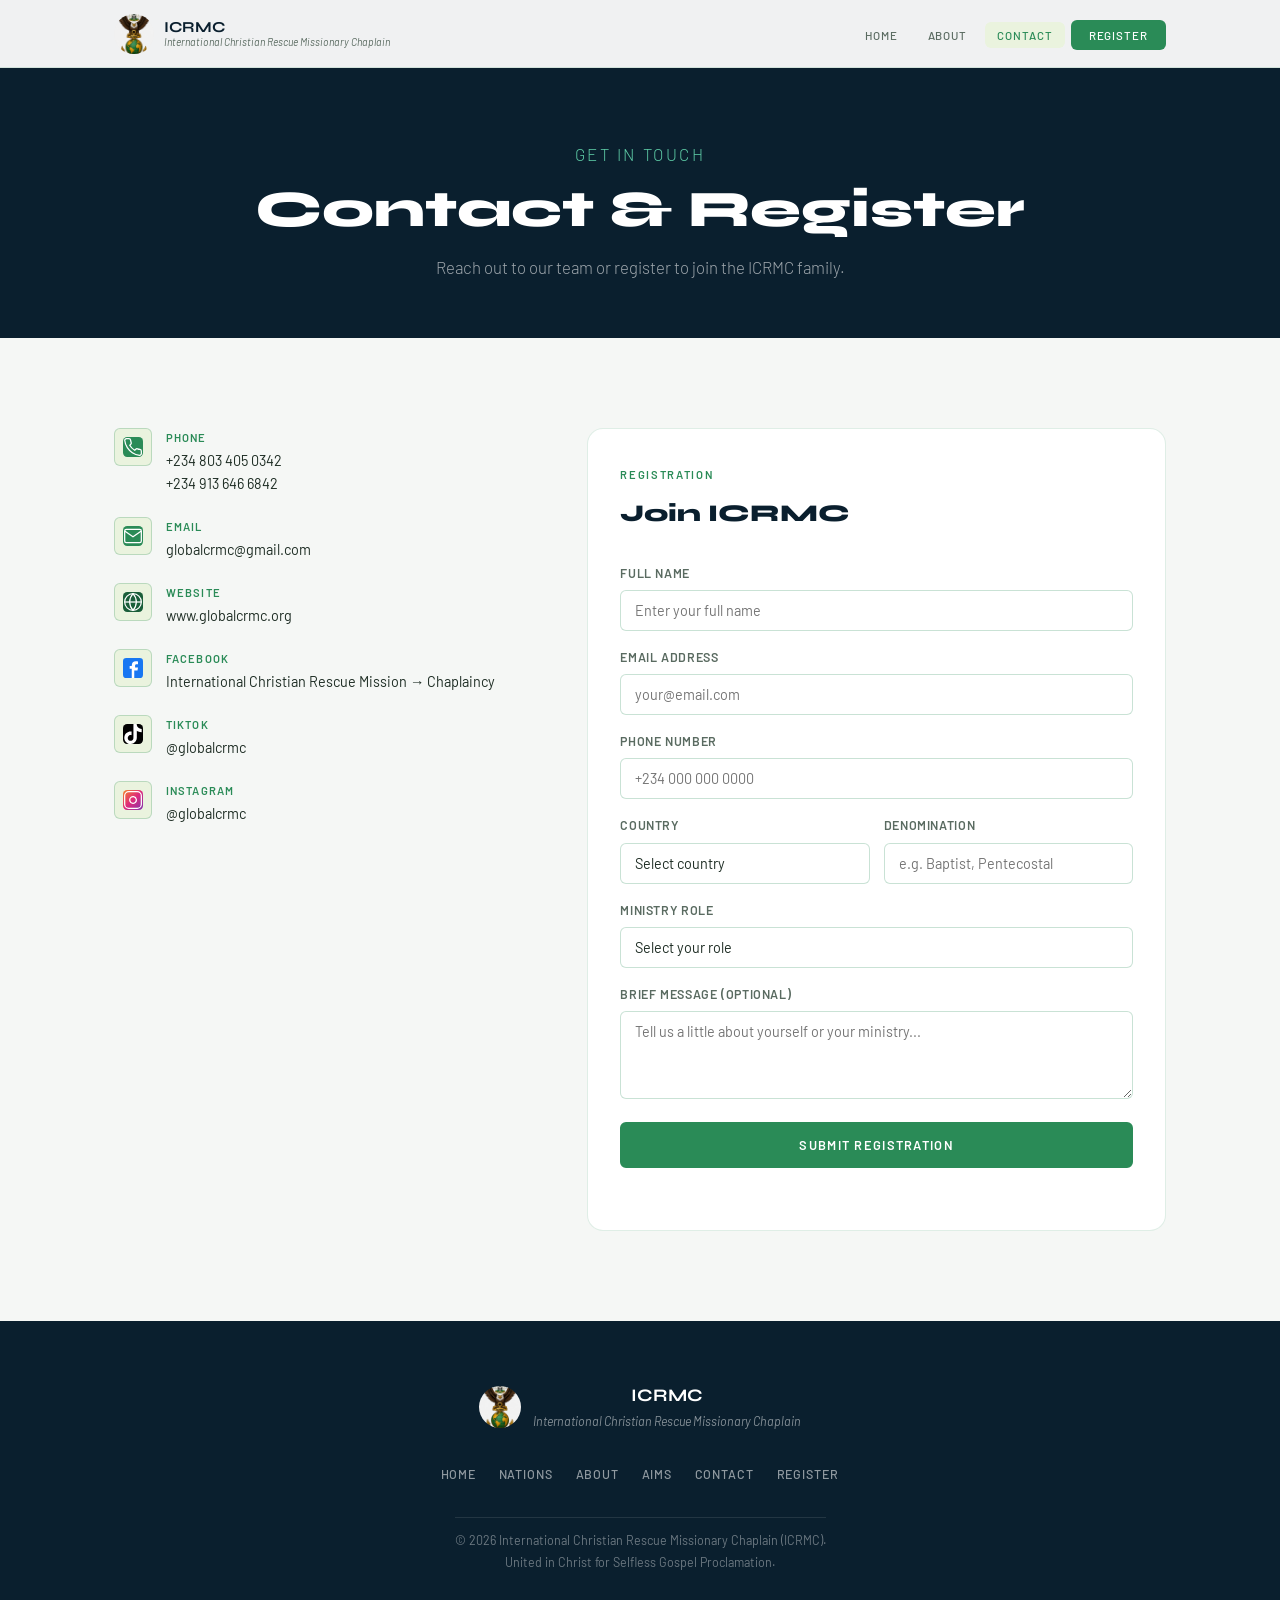
<file: contact.html>
<!DOCTYPE html>
<html lang="en">
<head>
  <meta charset="UTF-8">
  <meta name="viewport" content="width=device-width, initial-scale=1.0">
  <meta name="description" content="Contact the International Christian Rescue Missionary Chaplain (ICRMC) and register to join. Reach us by phone, email, or social media.">
  <meta property="og:title" content="Contact & Register — International Christian Rescue Missionary Chaplain (ICRMC)">
  <meta property="og:description" content="Get in touch with ICRMC and register to join our global chaplaincy family.">
  <meta property="og:image" content="images/logo updated.jpeg">
  <meta property="og:type" content="website">
  <meta name="twitter:card" content="summary_large_image">
  <title>Contact & Register — International Christian Rescue Missionary Chaplain (ICRMC)</title>
  <link rel="icon" type="image/jpeg" href="images/logo updated.jpeg">
  <link rel="apple-touch-icon" href="images/logo updated.jpeg">
  <link rel="preconnect" href="https://fonts.googleapis.com">
  <link rel="preconnect" href="https://fonts.gstatic.com" crossorigin>
  <link href="https://fonts.googleapis.com/css2?family=Syne:wght@400;600;700;800&family=Barlow:ital,wght@0,300;0,400;0,500;0,600;1,300;1,400&display=swap" rel="stylesheet">
  <link rel="stylesheet" href="assets/styles.css">
</head>
<body>

  <!-- ═══ NAVIGATION ═══ -->
  <nav id="navbar">
    <div class="nav-inner">
      <a href="index.html" class="nav-brand">
        <div class="nav-logo">
          <img src="images/logo updated.jpeg" alt="ICRMC Logo" class="nav-logo-img">
        </div>
        <div class="nav-brand-text">
          <span class="nav-acronym">ICRMC</span>
          <span class="nav-full"><em>International Christian Rescue Missionary Chaplain</em></span>
        </div>
      </a>
      <ul class="nav-links" id="nav-links">
        <li><a href="index.html" class="nav-link">Home</a></li>
        <li><a href="about.html" class="nav-link">About</a></li>
        <li><a href="contact.html" class="nav-link active">Contact</a></li>
        <li><a href="contact.html#register" class="nav-link nav-cta">Register</a></li>
      </ul>
      <button class="nav-hamburger" id="hamburger" aria-label="Toggle menu" aria-expanded="false">
        <span></span>
        <span></span>
        <span></span>
      </button>
    </div>
  </nav>

  <!-- ═══ PAGE HERO ═══ -->
  <header class="page-hero">
    <div class="container">
      <p class="eyebrow">Get in Touch</p>
      <h1>Contact & Register</h1>
      <p>Reach out to our team or register to join the ICRMC family.</p>
    </div>
  </header>

  <!-- ═══ CONTACT ═══ -->
  <section id="contact" class="contact reveal">
    <div class="container">
      <div class="contact-grid">
        <div class="contact-info">
          <div class="contact-item">
            <div class="contact-icon-wrap"><svg xmlns="http://www.w3.org/2000/svg" width="20" height="20" viewBox="0 0 24 24"><rect width="24" height="24" rx="5" fill="#2a8b57"/><path d="M22 16.92v3a2 2 0 0 1-2.18 2 19.79 19.79 0 0 1-8.63-3.07 19.5 19.5 0 0 1-6-6 19.79 19.79 0 0 1-3.07-8.67A2 2 0 0 1 4.11 2h3a2 2 0 0 1 2 1.72 12.84 12.84 0 0 0 .7 2.81 2 2 0 0 1-.45 2.11L8.09 9.91a16 16 0 0 0 6 6l1.27-1.27a2 2 0 0 1 2.11-.45 12.84 12.84 0 0 0 2.81.7A2 2 0 0 1 22 16.92z" fill="none" stroke="#fff" stroke-width="1.5"/></svg></div>
            <div>
              <p class="contact-label">Phone</p>
              <p class="contact-val">+234 803 405 0342</p>
              <p class="contact-val">+234 913 646 6842</p>
            </div>
          </div>
          <div class="contact-item">
            <div class="contact-icon-wrap"><svg xmlns="http://www.w3.org/2000/svg" width="20" height="20" viewBox="0 0 24 24"><rect width="24" height="24" rx="5" fill="#2a8b57"/><path d="M4 4h16c1.1 0 2 .9 2 2v12c0 1.1-.9 2-2 2H4c-1.1 0-2-.9-2-2V6c0-1.1.9-2 2-2z" fill="none" stroke="#fff" stroke-width="1.5"/><polyline points="22,6 12,13 2,6" fill="none" stroke="#fff" stroke-width="1.5"/></svg></div>
            <div>
              <p class="contact-label">Email</p>
              <p class="contact-val">globalcrmc@gmail.com</p>
            </div>
          </div>
          <div class="contact-item">
            <div class="contact-icon-wrap"><svg xmlns="http://www.w3.org/2000/svg" width="20" height="20" viewBox="0 0 24 24"><rect width="24" height="24" rx="5" fill="#1a5e3a"/><circle cx="12" cy="12" r="10" fill="none" stroke="#fff" stroke-width="1.5"/><line x1="2" y1="12" x2="22" y2="12" stroke="#fff" stroke-width="1.5"/><path d="M12 2a15.3 15.3 0 0 1 4 10 15.3 15.3 0 0 1-4 10 15.3 15.3 0 0 1-4-10 15.3 15.3 0 0 1 4-10z" fill="none" stroke="#fff" stroke-width="1.5"/></svg></div>
            <div>
              <p class="contact-label">Website</p>
              <p class="contact-val">www.globalcrmc.org</p>
            </div>
          </div>
          <a href="https://www.facebook.com/share/197U3AMqeX/" target="_blank" rel="noopener noreferrer" class="contact-item contact-link">
            <div class="contact-icon-wrap"><svg xmlns="http://www.w3.org/2000/svg" width="20" height="20" viewBox="0 0 24 24" fill="#1877F2"><rect width="24" height="24" rx="4"/><path d="M13.5 24h-3v-11H8v-3.5h2.5V9.5C10.5 5.5 12.3 4 15.5 4c1 0 1.8.1 2.5.3v3.2h-1.7c-1.3 0-1.8.7-1.8 1.7v2.3h3.5l-.6 3.5H13.5z" fill="#fff"/></svg></div>
            <div>
              <p class="contact-label">Facebook</p>
              <p class="contact-val">International Christian Rescue Mission → Chaplaincy</p>
            </div>
          </a>
          <a href="https://www.tiktok.com/@globalcrmc?_r=1&_t=ZS-98IcZ2CQLDh" target="_blank" rel="noopener noreferrer" class="contact-item contact-link">
            <div class="contact-icon-wrap"><svg xmlns="http://www.w3.org/2000/svg" width="20" height="20" viewBox="0 0 24 24"><rect width="24" height="24" rx="5" fill="#010101"/><path d="M12.525.02c1.31-.02 2.61-.01 3.91-.02.08 1.53.63 3.09 1.75 4.17 1.12 1.11 2.7 1.62 4.24 1.79v4.03c-1.44-.05-2.89-.35-4.2-.97-.57-.26-1.1-.59-1.62-.93-.01 2.92.01 5.84-.02 8.75-.08 1.4-.54 2.79-1.35 3.94-1.31 1.92-3.58 3.17-5.91 3.21-1.43.08-2.86-.31-4.08-1.03-2.02-1.19-3.44-3.37-3.65-5.71-.02-.5-.03-1-.01-1.49.18-1.9 1.12-3.72 2.58-4.96 1.66-1.44 3.98-2.13 6.15-1.72.02 1.48-.04 2.96-.04 4.44-.99-.32-2.15-.23-3.02.37-.63.41-1.11 1.04-1.36 1.75-.21.51-.15 1.07-.14 1.61.24 1.64 1.82 3.02 3.5 2.87 1.12-.01 2.19-.66 2.77-1.61.19-.33.4-.67.41-1.06.1-1.79.06-3.57.07-5.36.01-4.03-.01-8.05.02-12.07z" fill="#fff"/></svg></div>
            <div>
              <p class="contact-label">TikTok</p>
              <p class="contact-val">@globalcrmc</p>
            </div>
          </a>
          <a href="https://www.instagram.com/globalcrmc?igsh=d3Nyb2FibnV3NDBs" target="_blank" rel="noopener noreferrer" class="contact-item contact-link">
            <div class="contact-icon-wrap"><svg xmlns="http://www.w3.org/2000/svg" width="20" height="20" viewBox="0 0 24 24"><defs><linearGradient id="ig" x1="0%" y1="0%" x2="100%" y2="100%"><stop offset="0%" stop-color="#f58529"/><stop offset="50%" stop-color="#dd2a7b"/><stop offset="100%" stop-color="#8134af"/></linearGradient></defs><rect width="24" height="24" rx="5" fill="url(#ig)"/><rect x="2" y="2" width="20" height="20" rx="5" fill="none" stroke="#fff" stroke-width="1.5"/><path d="M16 11.37A4 4 0 1 1 12.63 8 4 4 0 0 1 16 11.37z" fill="none" stroke="#fff" stroke-width="1.5"/><line x1="17.5" y1="6.5" x2="17.51" y2="6.5" stroke="#fff" stroke-width="2"/></svg></div>
            <div>
              <p class="contact-label">Instagram</p>
              <p class="contact-val">@globalcrmc</p>
            </div>
          </a>
        </div>

        <!-- ═══ REGISTRATION FORM ═══ -->
        <div id="register" class="register-form-wrap">
          <p class="eyebrow">Registration</p>
          <h3 class="form-title">Join ICRMC</h3>
          
          <form 
            id="register-form" 
            class="register-form" 
            action="https://formspree.io/f/mpqejerg" 
            method="POST"
            novalidate>
            
            <div class="form-group">
              <label for="fullname">Full Name</label>
              <input type="text" id="fullname" name="fullname" placeholder="Enter your full name" required>
            </div>
            
            <div class="form-group">
              <label for="email">Email Address</label>
              <input type="email" id="email" name="email" placeholder="your@email.com" required>
            </div>
            
            <div class="form-group">
              <label for="phone">Phone Number</label>
              <input type="tel" id="phone" name="phone" placeholder="+234 000 000 0000" required>
            </div>
            
            <div class="form-row">
              <div class="form-group">
                <label for="country">Country</label>
                <select id="country" name="country" required>
                  <option value="">Select country</option>
                  <option>Nigeria</option>
                  <option>USA</option>
                  <option>Britain</option>
                  <option>Ghana</option>
                  <option>South Africa</option>
                  <option>Cameroon</option>
                  <option>Benin Republic</option>
                  <option>Greece</option>
                  <option>Kenya</option>
                  <option>Sierra Leone</option>
                  <option>Italy</option>
                  <option>Togo</option>
                  <option>Côte d'Ivoire</option>
                  <option>Liberia</option>
                  <option>Other</option>
                </select>
              </div>
              <div class="form-group">
                <label for="denomination">Denomination</label>
                <input type="text" id="denomination" name="denomination" placeholder="e.g. Baptist, Pentecostal">
              </div>
            </div>
            
            <div class="form-group">
              <label for="role">Ministry Role</label>
              <select id="role" name="role" required>
                <option value="">Select your role</option>
                <option>Chaplain</option>
                <option>Pastor</option>
                <option>Evangelist</option>
                <option>Deacon / Deaconess</option>
                <option>Lay Member</option>
                <option>Other</option>
              </select>
            </div>
            
            <div class="form-group">
              <label for="message">Brief Message (optional)</label>
              <textarea id="message" name="message" rows="3" placeholder="Tell us a little about yourself or your ministry..."></textarea>
            </div>

            <!-- Anti-spam field -->
            <input type="text" name="_gotcha" style="display:none;">

            <button type="submit" class="btn btn-primary btn-full" id="submit-btn">
              Submit Registration
            </button>
            
            <p class="form-note" id="form-status"></p>
          </form>
        </div>
      </div>
    </div>
  </section>

<!-- ═══ FOOTER ═══ -->
<footer class="footer">
  <div class="container">
    <div class="footer-inner">
      
      <div class="footer-brand">
        <div class="nav-logo footer-logo">
          <img src="images/logo updated.jpeg" alt="ICRMC Logo" class="nav-logo-img">
        </div>
        <div>
          <p class="footer-name">ICRMC</p>
          <p class="footer-tagline"><em>International Christian Rescue Missionary Chaplain</em></p>
        </div>
      </div>

      <nav class="footer-nav">
        <a href="index.html">Home</a>
        <a href="index.html#nations">Nations</a>
        <a href="about.html">About</a>
        <a href="about.html#aims">Aims</a>
        <a href="contact.html">Contact</a>
        <a href="contact.html#register">Register</a>
      </nav>

      <p class="footer-copy">
        © <span id="year"></span> International Christian Rescue Missionary Chaplain (ICRMC).<br>
        United in Christ for Selfless Gospel Proclamation.
      </p>

    </div>
  </div>
</footer>

  <!-- Back to top -->
  <button id="back-to-top" aria-label="Back to top" title="Back to top">↑</button>

  <script src="assets/script.js"></script>
</body>
</html>
</file>
<file: assets/styles.css>
/* ═══════════════════════════════════════════
   ICRMC — International Christian Rescue Missionary Chaplain
   styles.css
═══════════════════════════════════════════ */

/* ── Tokens ── */
:root {
  --green:       #2a8b57;
  --green-light: #eaf3de;
  --green-dark:  #1a5e3a;
  --navy:        #0a1f2e;
  --navy-mid:    #152e42;
  --offwhite:    #f5f7f5;
  --white:       #ffffff;
  --text:        #1e2d24;
  --text-muted:  #5a6b61;
  --border:      rgba(42,139,87,0.15);
  --border-mid:  rgba(42,139,87,0.25);

  --font-head: 'Syne', sans-serif;
  --font-body: 'Barlow', sans-serif;

  --radius-sm: 6px;
  --radius-md: 10px;
  --radius-lg: 16px;

  --max-w: 1100px;
  --nav-h: 68px;

  --transition: 0.25s ease;
}

/* ── Reset ── */
*, *::before, *::after { box-sizing: border-box; margin: 0; padding: 0; }
html { overflow-x: hidden; scroll-behavior: smooth; font-size: 16px; }
body {
  font-family: var(--font-body);
  color: var(--text);
  background: var(--white);
  line-height: 1.7;
  overflow-x: hidden;
}
img { max-width: 100%; display: block; }
a { text-decoration: none; color: inherit; }
ul { list-style: none; }
button { cursor: pointer; border: none; background: none; font-family: inherit; }

/* ── Utilities ── */
.container {
  max-width: var(--max-w);
  margin: 0 auto;
  padding: 0 24px;
}
.eyebrow {
  font-family: var(--font-body);
  font-size: 0.7rem;
  font-weight: 600;
  letter-spacing: 0.15em;
  text-transform: uppercase;
  color: var(--green);
  margin-bottom: 10px;
}
.section-header {
  margin-bottom: 48px;
  max-width: 640px;
}
.section-header h2 {
  font-family: var(--font-head);
  font-size: clamp(1.9rem, 4vw, 2.8rem);
  font-weight: 800;
  color: var(--navy);
  line-height: 1.1;
  margin-bottom: 12px;
}
.section-sub {
  color: var(--text-muted);
  font-size: 1rem;
  font-weight: 300;
  line-height: 1.7;
}

/* ── Buttons ── */
.btn {
  display: inline-block;
  font-family: var(--font-body);
  font-size: 0.8rem;
  font-weight: 600;
  letter-spacing: 0.1em;
  text-transform: uppercase;
  padding: 13px 28px;
  border-radius: var(--radius-sm);
  transition: all var(--transition);
}
.btn-primary {
  background: var(--green);
  color: var(--white);
  border: 2px solid var(--green);
}
.btn-primary:hover {
  background: var(--green-dark);
  border-color: var(--green-dark);
  transform: translateY(-1px);
}
.btn-ghost {
  background: transparent;
  color: var(--navy);
  border: 2px solid var(--border-mid);
}
.btn-ghost:hover {
  border-color: var(--green);
  color: var(--green);
}
.btn-full { width: 100%; text-align: center; }

/* ── Placeholder photo ── */
.placeholder-photo {
  background: var(--green-light);
  border: 2px dashed var(--border-mid);
  display: flex;
  align-items: center;
  justify-content: center;
  color: var(--green);
  font-size: 0.75rem;
  font-weight: 500;
  letter-spacing: 0.05em;
}

/* ── Scroll reveal ── */
.reveal {
  opacity: 0;
  transform: translateY(32px);
  transition: opacity 0.7s ease, transform 0.7s ease;
}
.reveal.visible {
  opacity: 1;
  transform: translateY(0);
}

/* ════════════════════════════════
   NAVIGATION
════════════════════════════════ */
#navbar {
  position: fixed;
  top: 0;
  width: 100%;
  z-index: 1000;
  height: var(--nav-h);
  background: rgba(255,255,255,0.94);
  backdrop-filter: blur(12px);
  -webkit-backdrop-filter: blur(12px);
  border-bottom: 1px solid var(--border);
  transition: box-shadow var(--transition);
}
#navbar.scrolled {
  box-shadow: 0 2px 20px rgba(10,31,46,0.08);
}
.nav-inner {
  max-width: var(--max-w);
  margin: 0 auto;
  padding: 0 24px;
  height: 100%;
  display: flex;
  align-items: center;
  justify-content: space-between;
  gap: 20px;
}
.nav-brand {
  display: flex;
  align-items: center;
  gap: 10px;
  flex-shrink: 0;
}
.nav-logo {
  width: 40px;
  height: 40px;
  border-radius: 50%;
  overflow: hidden;
  flex-shrink: 0;
  display: flex;
  align-items: center;
  justify-content: center;
}
.nav-logo-img {
  width: 100%;
  height: 100%;
  object-fit: cover;
  display: block;
}
.footer-logo {
  width: 36px;
  height: 36px;
}
.nav-acronym {
  font-family: var(--font-head);
  font-weight: 700;
  font-size: 0.95rem;
  color: var(--navy);
  display: block;
  line-height: 1.2;
}
.nav-full {
  font-size: 0.65rem;
  color: var(--text-muted);
  display: block;
  line-height: 1.2;
}
.nav-links {
  display: flex;
  align-items: center;
  gap: 6px;
}
.nav-link {
  font-size: 0.72rem;
  font-weight: 500;
  letter-spacing: 0.08em;
  text-transform: uppercase;
  color: var(--text-muted);
  padding: 6px 12px;
  border-radius: var(--radius-sm);
  transition: all var(--transition);
}
.nav-link:hover,
.nav-link.active {
  color: var(--green);
  background: var(--green-light);
}
.nav-link.nav-cta {
  background: var(--green);
  color: var(--white);
  padding: 8px 18px;
}
.nav-link.nav-cta:hover {
  background: var(--green-dark);
  color: var(--white);
}
.nav-hamburger {
  display: none;
  flex-direction: column;
  gap: 5px;
  padding: 4px;
}
.nav-hamburger span {
  display: block;
  width: 22px;
  height: 2px;
  background: var(--navy);
  border-radius: 2px;
  transition: all var(--transition);
}
.nav-hamburger.open span:nth-child(1) { transform: translateY(7px) rotate(45deg); }
.nav-hamburger.open span:nth-child(2) { opacity: 0; }
.nav-hamburger.open span:nth-child(3) { transform: translateY(-7px) rotate(-45deg); }

/* Mobile nav */
@media (max-width: 768px) {
  .nav-full { display: none; }
  .nav-hamburger { display: flex; }
  .nav-links {
    position: absolute;
    top: var(--nav-h);
    left: 0;
    right: 0;
    background: var(--white);
    flex-direction: column;
    align-items: stretch;
    gap: 0;
    padding: 12px 16px 20px;
    border-bottom: 1px solid var(--border);
    box-shadow: 0 8px 24px rgba(10,31,46,0.08);
    transform: translateY(-10px);
    opacity: 0;
    pointer-events: none;
    transition: all var(--transition);
  }
  .nav-links.open {
    transform: translateY(0);
    opacity: 1;
    pointer-events: auto;
  }
  .nav-link {
    padding: 11px 14px;
    font-size: 0.8rem;
  }
  .nav-link.nav-cta {
    margin-top: 8px;
    text-align: center;
  }
}

/* ════════════════════════════════
   HERO
════════════════════════════════ */
.hero {
  min-height: 100vh;
  padding-top: var(--nav-h);
  background: var(--white);
  display: flex;
  align-items: center;
}
.hero-inner {
  max-width: var(--max-w);
  margin: 0 auto;
  padding: 60px 24px 80px;
  display: flex;
  flex-direction: column;
  align-items: center;
  gap: 40px;
  width: 100%;
  text-align: center;
}

/* Logo + org name block */
.hero-identity {
  display: flex;
  flex-direction: column;
  align-items: center;
  gap: 24px;
  animation: fadeUp 0.7s ease both;
}
.hero-logo-wrap {
  display: flex;
  align-items: center;
  justify-content: center;
}
.hero-logo {
  width: 270px;
  height: auto;
  display: block;
}
.hero-title {
  font-family: var(--font-head);
  font-size: clamp(1.6rem, 4vw, 2.8rem);
  font-weight: 800;
  font-style: italic;
  color: var(--navy);
  line-height: 1.15;
  animation: fadeUp 0.7s 0.1s ease both;
}

/* Subtitle + CTA block */
.hero-body {
  display: flex;
  flex-direction: column;
  align-items: center;
  gap: 16px;
  animation: fadeUp 0.7s 0.2s ease both;
  max-width: 600px;
}
.hero-body .eyebrow {
  margin-bottom: 0;
}
.hero-subtitle {
  font-size: 1.05rem;
  color: var(--text-muted);
  font-weight: 300;
  line-height: 1.75;
  margin: 0;
}
.hero-actions {
  display: flex;
  gap: 14px;
  flex-wrap: wrap;
  justify-content: center;
  margin-top: 8px;
  animation: fadeUp 0.7s 0.3s ease both;
}

/* Responsive */
@media (max-width: 768px) {
  .hero-title {
    white-space: normal;
    font-size: clamp(1.3rem, 5vw, 1.8rem);
  }
}

/* ════════════════════════════════
   PAGE HERO (sub-pages)
════════════════════════════════ */
.page-hero {
  padding: calc(var(--nav-h) + 72px) 0 56px;
  background: var(--navy);
  text-align: center;
}
.page-hero .eyebrow {
  color: #5dcaa5;
  margin-bottom: 12px;
}
.page-hero h1 {
  font-family: var(--font-head);
  font-size: clamp(2rem, 5vw, 3.2rem);
  font-weight: 800;
  color: var(--white);
  line-height: 1.15;
  margin-bottom: 14px;
}
.page-hero p {
  color: rgba(255,255,255,0.6);
  font-size: 1.05rem;
  font-weight: 300;
  max-width: 640px;
  margin: 0 auto;
}

/* ════════════════════════════════
   FLAG OFF EVENT ADVERT
════════════════════════════════ */
.event-banner {
  position: relative;
  background: var(--navy);
  background-image: radial-gradient(circle at 15% 20%, rgba(42,139,87,0.25), transparent 40%),
                    radial-gradient(circle at 85% 80%, rgba(93,202,165,0.15), transparent 45%);
  padding: 84px 0 72px;
  overflow: hidden;
  text-align: center;
}
.event-ribbon {
  position: absolute;
  top: 22px;
  right: -38px;
  background: var(--green);
  color: var(--white);
  font-size: 0.7rem;
  font-weight: 700;
  letter-spacing: 0.12em;
  text-transform: uppercase;
  padding: 6px 48px;
  transform: rotate(45deg);
  box-shadow: 0 4px 12px rgba(0,0,0,0.2);
}
.event-banner-inner {
  max-width: var(--max-w);
  margin: 0 auto;
  padding: 0 24px;
  display: flex;
  flex-direction: column;
  align-items: center;
  gap: 22px;
}
.event-text .eyebrow { color: #5dcaa5; }
.event-title {
  font-family: var(--font-head);
  font-size: clamp(1.7rem, 4vw, 2.6rem);
  font-weight: 800;
  color: var(--white);
  line-height: 1.15;
  text-transform: uppercase;
}
.event-accent { color: #5dcaa5; }
.event-sub {
  color: rgba(255,255,255,0.65);
  font-size: 1rem;
  font-weight: 300;
  max-width: 560px;
  margin: 0 auto;
}
.event-date {
  display: flex;
  flex-direction: column;
  align-items: center;
  gap: 4px;
  background: var(--green);
  border: 2px solid rgba(255,255,255,0.25);
  border-radius: var(--radius-lg);
  padding: 18px 40px;
  margin-top: 6px;
}
.event-date-day {
  font-family: var(--font-head);
  font-size: 2.6rem;
  font-weight: 800;
  color: var(--white);
  line-height: 1;
}
.event-date-day sup { font-size: 1.2rem; vertical-align: super; }
.event-date-month {
  font-size: 0.95rem;
  font-weight: 600;
  letter-spacing: 0.08em;
  text-transform: uppercase;
  color: rgba(255,255,255,0.92);
}
.event-cta {
  border-color: rgba(255,255,255,0.35);
  color: var(--white);
}
.event-cta:hover {
  border-color: #5dcaa5;
  color: #5dcaa5;
}

@media (max-width: 768px) {
  .event-banner { padding: 64px 0 56px; }
  .event-ribbon { right: -46px; }
  .event-date-day { font-size: 2rem; }
}

/* ── Event banner animations ── */
.event-title .event-accent {
  position: relative;
  display: inline-block;
  background: linear-gradient(90deg, #5dcaa5, #f7e37c, #5dcaa5);
  background-size: 200% auto;
  -webkit-background-clip: text;
  background-clip: text;
  -webkit-text-fill-color: transparent;
  animation: eventShimmer 3.5s linear infinite;
}
.event-ribbon {
  animation: eventRibbon 2.4s ease-in-out infinite;
}
.event-date {
  position: relative;
  animation: eventFloat 3.2s ease-in-out infinite;
}
.event-date::after {
  content: '';
  position: absolute;
  inset: -4px;
  border-radius: var(--radius-lg);
  background: var(--green);
  filter: blur(18px);
  opacity: 0.45;
  z-index: -1;
  animation: eventPulse 3.2s ease-in-out infinite;
}
.event-banner::before {
  content: '';
  position: absolute;
  top: 0;
  left: -60%;
  width: 50%;
  height: 100%;
  background: linear-gradient(100deg, transparent, rgba(255,255,255,0.14), transparent);
  transform: skewX(-20deg);
  animation: eventSweep 4.5s ease-in-out infinite;
}
.event-cta {
  animation: eventCtaPulse 2.2s ease-in-out infinite;
}

@keyframes eventShimmer {
  to { background-position: 200% center; }
}
@keyframes eventRibbon {
  0%, 100% { transform: rotate(45deg) scale(1); }
  50% { transform: rotate(45deg) scale(1.12); }
}
@keyframes eventFloat {
  0%, 100% { transform: translateY(0); }
  50% { transform: translateY(-8px); }
}
@keyframes eventPulse {
  0%, 100% { opacity: 0.35; transform: scale(1); }
  50% { opacity: 0.75; transform: scale(1.06); }
}
@keyframes eventSweep {
  0% { left: -60%; }
  55%, 100% { left: 120%; }
}
@keyframes eventCtaPulse {
  0%, 100% { box-shadow: 0 0 0 0 rgba(93,202,165,0.45); }
  50% { box-shadow: 0 0 0 14px rgba(93,202,165,0); }
}

@media (prefers-reduced-motion: reduce) {
  .event-title .event-accent,
  .event-ribbon,
  .event-date,
  .event-date::after,
  .event-banner::before,
  .event-cta {
    animation: none !important;
  }
}

/* ════════════════════════════════
   NATIONS / FLAGS
════════════════════════════════ */
.nations {
  padding: 80px 0;
  background: var(--offwhite);
  overflow: hidden;
}
.flags-marquee-wrap {
  position: relative;
  width: 100%;
  overflow: hidden;
  margin-top: 16px;
}
.flags-marquee-wrap::before,
.flags-marquee-wrap::after {
  content: '';
  position: absolute;
  top: 0;
  bottom: 0;
  width: 80px;
  z-index: 2;
  pointer-events: none;
}
.flags-marquee-wrap::before {
  left: 0;
  background: linear-gradient(to right, var(--offwhite), transparent);
}
.flags-marquee-wrap::after {
  right: 0;
  background: linear-gradient(to left, var(--offwhite), transparent);
}
.flags-track {
  display: flex;
  gap: 12px;
  width: max-content;
  animation: marquee 30s linear infinite;
  padding: 8px 0;
}
.flags-track:hover {
  animation-play-state: paused;
}
.flag-item {
  display: flex;
  align-items: center;
  gap: 10px;
  background: var(--white);
  border: 1px solid var(--border);
  border-radius: 100px;
  padding: 8px 18px 8px 10px;
  font-size: 0.85rem;
  font-weight: 500;
  color: var(--text);
  white-space: nowrap;
  flex-shrink: 0;
  transition: border-color var(--transition), transform var(--transition);
}
.flag-item:hover {
  border-color: var(--green);
  color: var(--green-dark);
  transform: translateY(-2px);
}
.flag-img {
  width: 32px;
  height: 22px;
  object-fit: cover;
  border-radius: 3px;
  display: block;
  flex-shrink: 0;
}
@keyframes marquee {
  0%   { transform: translateX(0); }
  100% { transform: translateX(-50%); }
}
@media (prefers-reduced-motion: reduce) {
  .flags-track {
    animation: none;
    flex-wrap: wrap;
    width: auto;
    padding: 0 24px;
  }
}

/* ════════════════════════════════
   PRESIDENT
════════════════════════════════ */
.president {
  padding: 90px 0;
  background: var(--navy);
}
.president .eyebrow { color: #5dcaa5; }
.president-card {
  display: grid;
  grid-template-columns: 280px 1fr;
  gap: 60px;
  align-items: start;
}
.president-photo-wrap {
  position: relative;
}
.president-photo {
  width: 100%;
  aspect-ratio: 3/4;
  border-radius: var(--radius-md);
  object-fit: cover;
  display: block;
}
.president-badge {
  position: absolute;
  bottom: -14px;
  left: 50%;
  transform: translateX(-50%);
  background: var(--green);
  color: var(--white);
  font-size: 0.65rem;
  font-weight: 600;
  letter-spacing: 0.07em;
  text-transform: uppercase;
  padding: 6px 14px;
  border-radius: 100px;
  white-space: nowrap;
  text-align: center;
}
.president-name {
  font-family: var(--font-head);
  font-size: clamp(1.3rem, 2.5vw, 2rem);
  font-weight: 800;
  color: var(--white);
  line-height: 1.2;
  margin-bottom: 6px;
}
.president-role {
  color: rgba(255,255,255,0.5);
  font-size: 0.95rem;
  margin-bottom: 24px;
}
.president-meta {
  display: flex;
  flex-direction: column;
  gap: 10px;
  margin-bottom: 28px;
  padding: 20px;
  background: rgba(255,255,255,0.05);
  border: 1px solid rgba(255,255,255,0.1);
  border-radius: var(--radius-md);
}
.president-meta-item {
  display: flex;
  gap: 12px;
  align-items: flex-start;
  font-size: 0.85rem;
}
.meta-label {
  font-weight: 600;
  color: #5dcaa5;
  text-transform: uppercase;
  font-size: 0.7rem;
  letter-spacing: 0.08em;
  min-width: 48px;
  padding-top: 2px;
  flex-shrink: 0;
}
.meta-val {
  color: rgba(255,255,255,0.7);
  line-height: 1.6;
}
.president-bio p {
  color: rgba(255,255,255,0.72);
  font-size: 0.95rem;
  font-weight: 300;
  margin-bottom: 16px;
  line-height: 1.8;
}
.president-bio p:last-child { margin-bottom: 0; }
.president-sign {
  margin-top: 24px !important;
  padding-top: 20px;
  border-top: 1px solid rgba(255,255,255,0.1);
  color: rgba(255,255,255,0.8) !important;
  font-style: italic;
}
.president-sign strong {
  color: var(--white);
  font-style: normal;
  font-weight: 600;
}

@media (max-width: 768px) {
  .president-card {
    grid-template-columns: 1fr;
    gap: 52px;
  }
  .president-photo-wrap { max-width: 240px; margin: 0 auto; }
  .president-badge {
    font-size: 0.55rem;
    padding: 5px 10px;
    white-space: normal;
    width: 90%;
    max-width: 220px;
  }
}

/* ════════════════════════════════
   SCRIPTURE
════════════════════════════════ */
.scripture {
  padding: 80px 0;
  background: var(--green-light);
  text-align: center;
}
.scripture-quote p {
  font-family: var(--font-head);
  font-size: clamp(1.3rem, 3vw, 1.9rem);
  font-weight: 600;
  color: var(--navy);
  line-height: 1.5;
  max-width: 700px;
  margin: 0 auto 20px;
}
.scripture-quote cite {
  font-style: italic;
  font-size: 0.85rem;
  color: var(--green-dark);
  font-weight: 500;
}

/* ════════════════════════════════
   INTERNATIONAL OFFICERS
════════════════════════════════ */
.officers {
  padding: 90px 0;
  background: var(--offwhite);
}

.officers-grid {
  display: grid;
  grid-template-columns: repeat(auto-fit, minmax(250px, 1fr));
  gap: 28px;
}

.officer-card {
  background: var(--white);
  border: 1px solid var(--border);
  border-radius: var(--radius-lg);
  overflow: hidden;
  transition: transform var(--transition), box-shadow var(--transition);
  max-width: 100%;
}

.officer-card:hover {
  transform: translateY(-6px);
  box-shadow: 0 12px 32px rgba(10,31,46,0.1);
}

.officer-card--featured {
  border-color: var(--green);
  border-width: 2px;
}

/* Photo Container */
.officer-photo {
  width: 100%;
  aspect-ratio: 4 / 4.3;           /* Better face visibility */
  overflow: hidden;
  background: #f5f5f5;
}

.officer-photo img {
  width: 100%;
  height: 100%;
  object-fit: cover;
  object-position: top center;
  transition: transform 0.5s ease;
}

.officer-card:hover .officer-photo img {
  transform: scale(1.07);
}

.officer-info {
  padding: 22px 20px;
  text-align: center;
}

.officer-name {
  font-family: var(--font-head);
  font-size: 1.05rem;
  font-weight: 700;
  color: var(--navy);
  margin-bottom: 6px;
  line-height: 1.3;
}

.officer-rank {
  font-size: 0.8rem;
  color: var(--green);
  font-weight: 600;
  margin-bottom: 8px;
  font-style: italic;
}

.officer-role {
  font-size: 0.85rem;
  color: var(--text-muted);
  line-height: 1.5;
}

/* ── MOBILE RESPONSIVE ── */
@media (max-width: 768px) {
  .officers-grid {
    grid-template-columns: 1fr !important;   /* Force single column */
    gap: 32px;
    max-width: 420px;
    margin: 0 auto;
  }

  .officer-card {
    max-width: 100%;
  }
}

@media (max-width: 480px) {
  .officers {
    padding: 70px 0;
  }
}

/* ════════════════════════════════
   LEADERSHIP & TEAM GALLERY
════════════════════════════════ */
.team-gallery {
  padding: 90px 0;
  background: var(--offwhite);
}

.team-grid {
  display: grid;
  grid-template-columns: repeat(auto-fit, minmax(240px, 1fr));
  gap: 28px;
}

.team-card {
  background: var(--white);
  border-radius: var(--radius-lg);
  overflow: hidden;
  box-shadow: 0 4px 15px rgba(10,31,46,0.06);
  transition: all var(--transition);
}

.team-card:hover {
  transform: translateY(-8px);
  box-shadow: 0 15px 35px rgba(10,31,46,0.12);
}

.team-photo {
  width: 100%;
  aspect-ratio: 4 / 4.3;
  overflow: hidden;
  background: #f5f5f5;
}

.team-photo img {
  width: 100%;
  height: 100%;
  object-fit: cover;
  object-position: top center;
  transition: transform 0.6s ease;
}

.team-card:hover .team-photo img {
  transform: scale(1.08);
}

.team-info {
  padding: 18px 20px;
  text-align: center;
}

.team-name {
  font-family: var(--font-head);
  font-size: 1.05rem;
  font-weight: 700;
  color: var(--navy);
  margin-bottom: 4px;
}

.team-role {
  font-size: 0.82rem;
  color: var(--green);
  font-weight: 500;
  line-height: 1.4;
}

/* Responsive */
@media (max-width: 768px) {
  .team-grid {
    grid-template-columns: repeat(auto-fit, minmax(200px, 1fr));
    gap: 20px;
  }
}

/* ════════════════════════════════
   ABOUT
════════════════════════════════ */
.about {
  padding: 90px 0;
  background: var(--white);
}
.about-grid {
  display: grid;
  grid-template-columns: repeat(3, 1fr);
  gap: 24px;
}
.about-card {
  padding: 32px 28px;
  border: 1px solid var(--border);
  border-radius: var(--radius-lg);
  background: var(--offwhite);
  transition: border-color var(--transition);
}
.about-card:hover { border-color: var(--green); }
.about-icon {
  font-size: 1.5rem;
  color: var(--green);
  margin-bottom: 16px;
  line-height: 1;
}
.about-card h3 {
  font-family: var(--font-head);
  font-size: 1.1rem;
  font-weight: 700;
  color: var(--navy);
  margin-bottom: 12px;
}
.about-card p {
  font-size: 0.9rem;
  color: var(--text-muted);
  line-height: 1.75;
}

@media (max-width: 768px) {
  .about-grid { grid-template-columns: 1fr; }
}

/* ════════════════════════════════
   STORY / PRESIDENT'S MESSAGE
════════════════════════════════ */
.story {
  padding: 90px 0;
  background: var(--white);
}
.story-body {
  max-width: 780px;
  margin: 0 auto;
}
.story-lead {
  font-size: 1.15rem;
  font-weight: 400;
  color: var(--green-dark);
  line-height: 1.8;
  margin-bottom: 24px !important;
}
.story-body p {
  font-size: 0.98rem;
  color: var(--text);
  line-height: 1.85;
  margin-bottom: 20px;
}
.story-body h3 {
  font-family: var(--font-head);
  font-size: 1.15rem;
  font-weight: 700;
  color: var(--green-dark);
  margin: 44px 0 14px;
  padding-left: 16px;
  border-left: 3px solid var(--green);
  line-height: 1.4;
}
.story-body h3:first-child { margin-top: 0; }
.story-verses {
  color: var(--green-dark);
  font-weight: 500;
  font-style: italic;
}
.story-call {
  background: var(--offwhite);
  border: 1px solid var(--border);
  border-left: 3px solid var(--green);
  border-radius: var(--radius-md);
  padding: 24px 28px;
  margin-top: 28px;
}
.story-call p { margin-bottom: 10px; }
.story-call p:last-child { margin-bottom: 0; }

/* ════════════════════════════════
   HISTORY OF CHAPLAINCY
════════════════════════════════ */
.history {
  padding: 90px 0;
  background: var(--offwhite);
}
.history .story-body h3 {
  margin-top: 52px;
  font-size: 1.25rem;
}
.history .story-body h3:first-child { margin-top: 0; }
.story-body h4 {
  font-family: var(--font-head);
  font-size: 1rem;
  font-weight: 700;
  color: var(--navy);
  margin: 28px 0 8px;
}
.story-body h4:first-child { margin-top: 0; }
.story-body ul {
  margin: 0 0 20px;
  padding-left: 22px;
}
.story-body ul li {
  font-size: 0.95rem;
  color: var(--text);
  line-height: 1.75;
  margin-bottom: 6px;
}
.story-body ul li::marker { color: var(--green); }
.history-sign {
  margin-top: 32px;
  padding-top: 20px;
  border-top: 1px solid var(--border);
  font-size: 0.95rem;
  color: var(--green-dark);
  font-weight: 600;
}
.story-body .history-challenges { margin-top: 8px; }

/* ════════════════════════════════
   AIMS & OBJECTIVES
════════════════════════════════ */
.aims {
  padding: 90px 0;
  background: var(--offwhite);
}
.aims-list {
  display: flex;
  flex-direction: column;
  gap: 0;
}
.aim-item {
  display: flex;
  gap: 28px;
  align-items: flex-start;
  padding: 28px 0;
  border-bottom: 1px solid var(--border);
  transition: background var(--transition);
}
.aim-item:first-child { border-top: 1px solid var(--border); }
.aim-num {
  font-family: var(--font-head);
  font-size: 2rem;
  font-weight: 800;
  color: var(--green-light);
  line-height: 1;
  min-width: 52px;
  transition: color var(--transition);
}
.aim-item:hover .aim-num { color: var(--green); }
.aim-body h3 {
  font-family: var(--font-head);
  font-size: 1.1rem;
  font-weight: 700;
  color: var(--navy);
  margin-bottom: 8px;
}
.aim-body p {
  font-size: 0.9rem;
  color: var(--text-muted);
  line-height: 1.7;
}

/* ════════════════════════════════
   DENOMINATION
════════════════════════════════ */
.denomination {
  padding: 80px 0;
  background: var(--white);
}
.denom-tags {
  display: flex;
  flex-wrap: wrap;
  gap: 10px;
}
.denom-tag {
  padding: 9px 20px;
  border: 1px solid var(--border-mid);
  border-radius: 100px;
  font-size: 0.85rem;
  font-weight: 500;
  color: var(--text);
  transition: all var(--transition);
  cursor: default;
}
.denom-tag:hover {
  background: var(--green-light);
  border-color: var(--green);
  color: var(--green-dark);
}
.denom-tag--cta {
  background: var(--green);
  color: var(--white);
  border-color: var(--green);
  cursor: pointer;
}
.denom-tag--cta:hover {
  background: var(--green-dark);
  border-color: var(--green-dark);
  color: var(--white);
}

/* ════════════════════════════════
   CONTACT
════════════════════════════════ */
.contact {
  padding: 90px 0;
  background: var(--offwhite);
}
.contact-grid {
  display: grid;
  grid-template-columns: 1fr 1.4fr;
  gap: 60px;
  align-items: start;
}
.contact-info {
  display: flex;
  flex-direction: column;
  gap: 22px;
}
.contact-item {
  display: flex;
  gap: 14px;
  align-items: flex-start;
}
.contact-link {
  text-decoration: none;
  color: inherit;
  cursor: pointer;
  transition: opacity var(--transition);
}
.contact-link:hover {
  opacity: 0.75;
}
.contact-icon-wrap {
  width: 38px;
  height: 38px;
  border-radius: var(--radius-sm);
  background: var(--green-light);
  border: 1px solid var(--border-mid);
  display: flex;
  align-items: center;
  justify-content: center;
  color: var(--green);
  flex-shrink: 0;
}
.contact-label {
  font-size: 0.7rem;
  font-weight: 600;
  letter-spacing: 0.1em;
  text-transform: uppercase;
  color: var(--green);
  margin-bottom: 2px;
}
.contact-val {
  font-size: 0.9rem;
  color: var(--text);
  font-weight: 400;
  line-height: 1.6;
}

/* Registration form */
.register-form-wrap {
  background: var(--white);
  border: 1px solid var(--border);
  border-radius: var(--radius-lg);
  padding: 36px 32px;
}
.form-title {
  font-family: var(--font-head);
  font-size: 1.5rem;
  font-weight: 800;
  color: var(--navy);
  margin-bottom: 28px;
}
.form-group {
  margin-bottom: 16px;
}
.form-row {
  display: grid;
  grid-template-columns: 1fr 1fr;
  gap: 14px;
}
.form-group label {
  display: block;
  font-size: 0.78rem;
  font-weight: 600;
  letter-spacing: 0.05em;
  text-transform: uppercase;
  color: var(--text-muted);
  margin-bottom: 6px;
}
.form-group input,
.form-group select,
.form-group textarea {
  width: 100%;
  padding: 11px 14px;
  border: 1px solid var(--border-mid);
  border-radius: var(--radius-sm);
  font-family: var(--font-body);
  font-size: 0.9rem;
  color: var(--text);
  background: var(--white);
  transition: border-color var(--transition), box-shadow var(--transition);
  outline: none;
  appearance: none;
  -webkit-appearance: none;
}
.form-group input:focus,
.form-group select:focus,
.form-group textarea:focus {
  border-color: var(--green);
  box-shadow: 0 0 0 3px rgba(42,139,87,0.12);
}
.form-group textarea { resize: vertical; min-height: 88px; }
.form-note {
  margin-top: 10px;
  font-size: 0.82rem;
  color: var(--green);
  text-align: center;
  min-height: 1.2em;
}

@media (max-width: 900px) {
  .contact-grid { grid-template-columns: 1fr; gap: 40px; }
  .form-row { grid-template-columns: 1fr; }
}
@media (max-width: 480px) {
  .register-form-wrap { padding: 24px 18px; }
}

/* ════════════════════════════════
   FOOTER
════════════════════════════════ */
.footer {
  background: var(--navy);
  padding: 60px 0 40px;
}

.footer-inner {
  display: flex;
  flex-direction: column;
  align-items: center;
  gap: 32px;
  text-align: center;
}

.footer-brand {
  display: flex;
  align-items: center;
  gap: 12px;
}

.footer-logo {
  width: 42px;
  height: 42px;
}

.footer-name {
  font-family: var(--font-head);
  font-weight: 700;
  font-size: 1.1rem;
  color: var(--white);
  margin: 0;
}

.footer-tagline {
  font-size: 0.78rem;
  color: rgba(255,255,255,0.5);
  margin: 0;
  font-style: italic;
}

.footer-nav {
  display: flex;
  flex-wrap: wrap;
  justify-content: center;
  gap: 8px 22px;
}

.footer-nav a {
  font-size: 0.78rem;
  font-weight: 500;
  letter-spacing: 0.08em;
  text-transform: uppercase;
  color: rgba(255,255,255,0.55);
  transition: color var(--transition);
}

.footer-nav a:hover {
  color: var(--white);
}

.footer-copy {
  font-size: 0.78rem;
  color: rgba(255,255,255,0.4);
  line-height: 1.7;
  max-width: 620px;
  margin: 0 auto;
  padding-top: 12px;
  border-top: 1px solid rgba(255,255,255,0.1);
}

/* Responsive */
@media (max-width: 640px) {
  .footer {
    padding: 50px 0 35px;
  }
  
  .footer-nav {
    gap: 6px 16px;
  }
}

/* ════════════════════════════════
   BACK TO TOP
════════════════════════════════ */
#back-to-top {
  position: fixed;
  bottom: 28px;
  right: 28px;
  width: 42px;
  height: 42px;
  border-radius: 50%;
  background: var(--green);
  color: var(--white);
  font-size: 1.1rem;
  display: flex;
  align-items: center;
  justify-content: center;
  opacity: 0;
  pointer-events: none;
  transform: translateY(10px);
  transition: all var(--transition);
  z-index: 999;
  border: none;
}
#back-to-top.visible {
  opacity: 1;
  pointer-events: auto;
  transform: translateY(0);
}
#back-to-top:hover {
  background: var(--green-dark);
  transform: translateY(-2px);
}

/* ════════════════════════════════
   ANIMATIONS
════════════════════════════════ */
@keyframes fadeUp {
  from { opacity: 0; transform: translateY(24px); }
  to   { opacity: 1; transform: translateY(0); }
}
@keyframes fadeIn {
  from { opacity: 0; }
  to   { opacity: 1; }
}
@keyframes spin {
  from { transform: translate(-50%, -50%) rotate(0deg); }
  to   { transform: translate(-50%, -50%) rotate(360deg); }
}

/* ── Reduced motion ── */
@media (prefers-reduced-motion: reduce) {
  *, *::before, *::after { animation-duration: 0.01ms !important; transition-duration: 0.01ms !important; }
}
</file>
